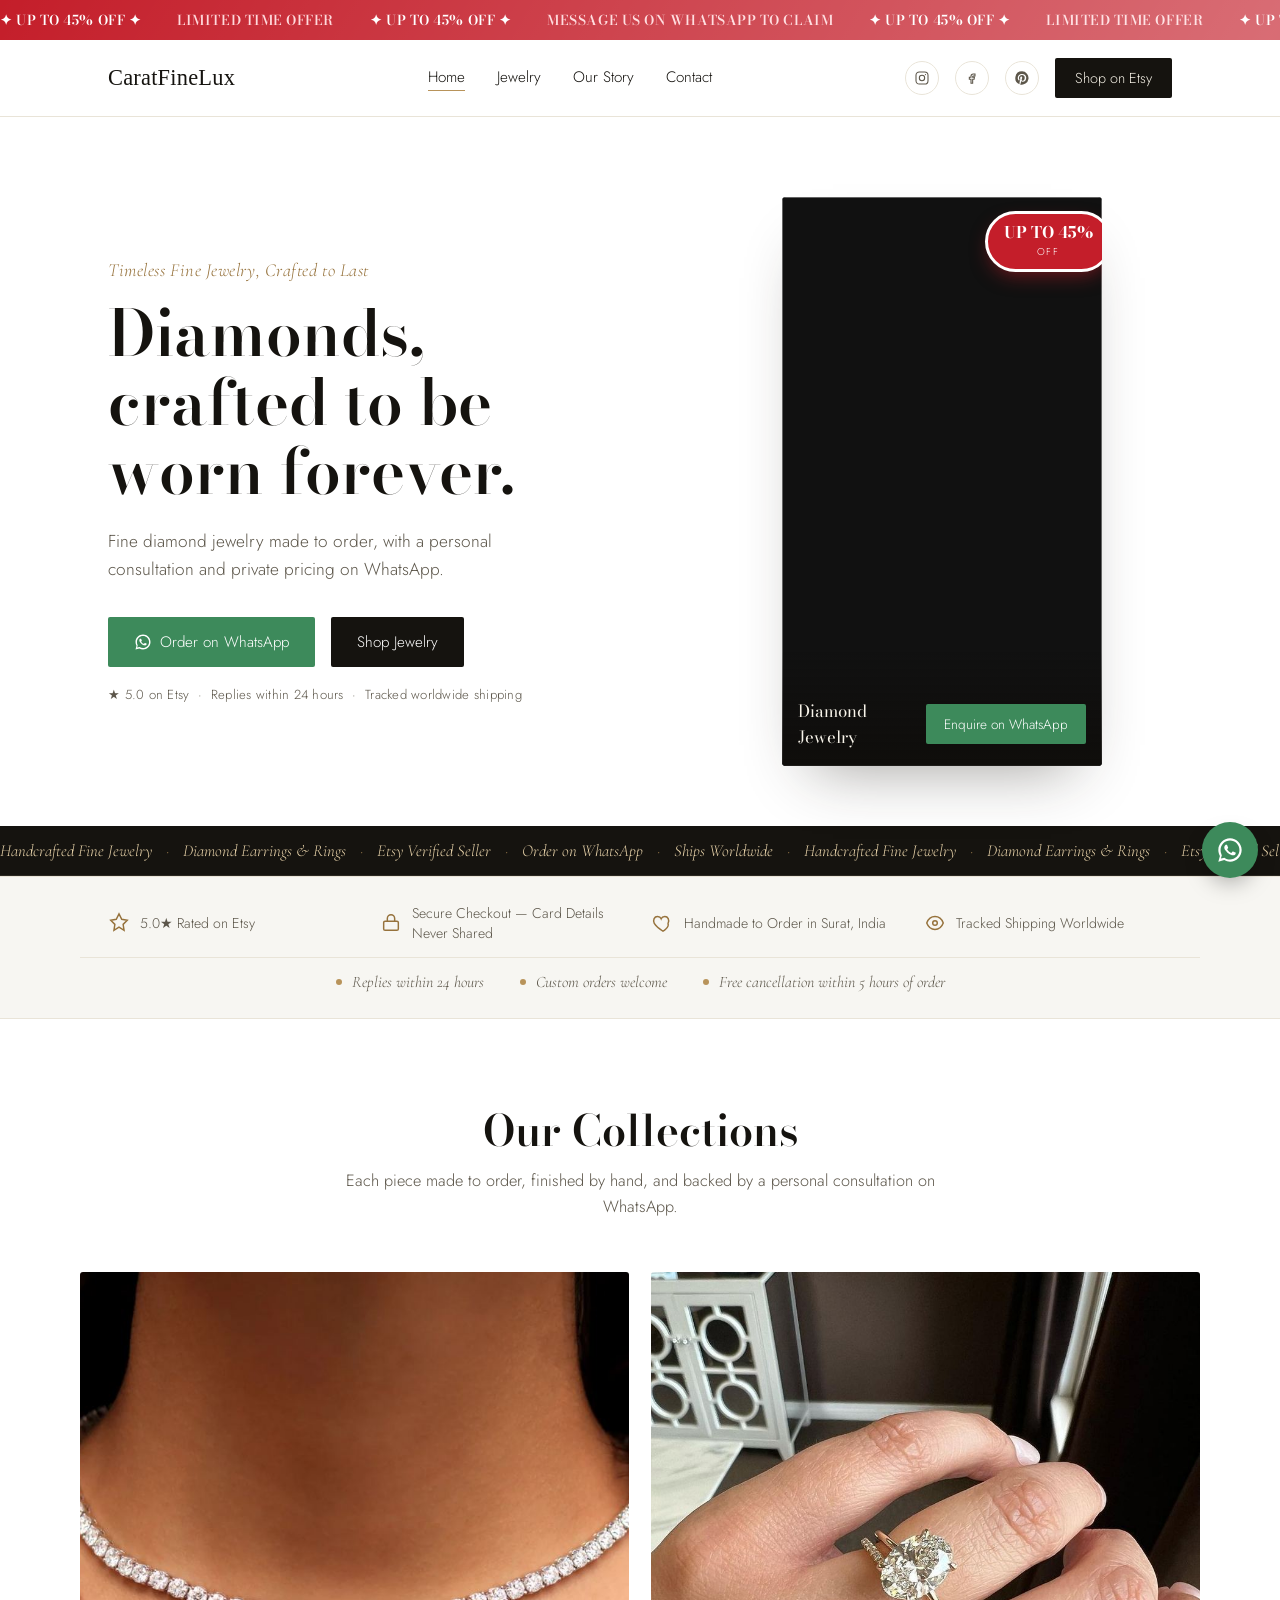
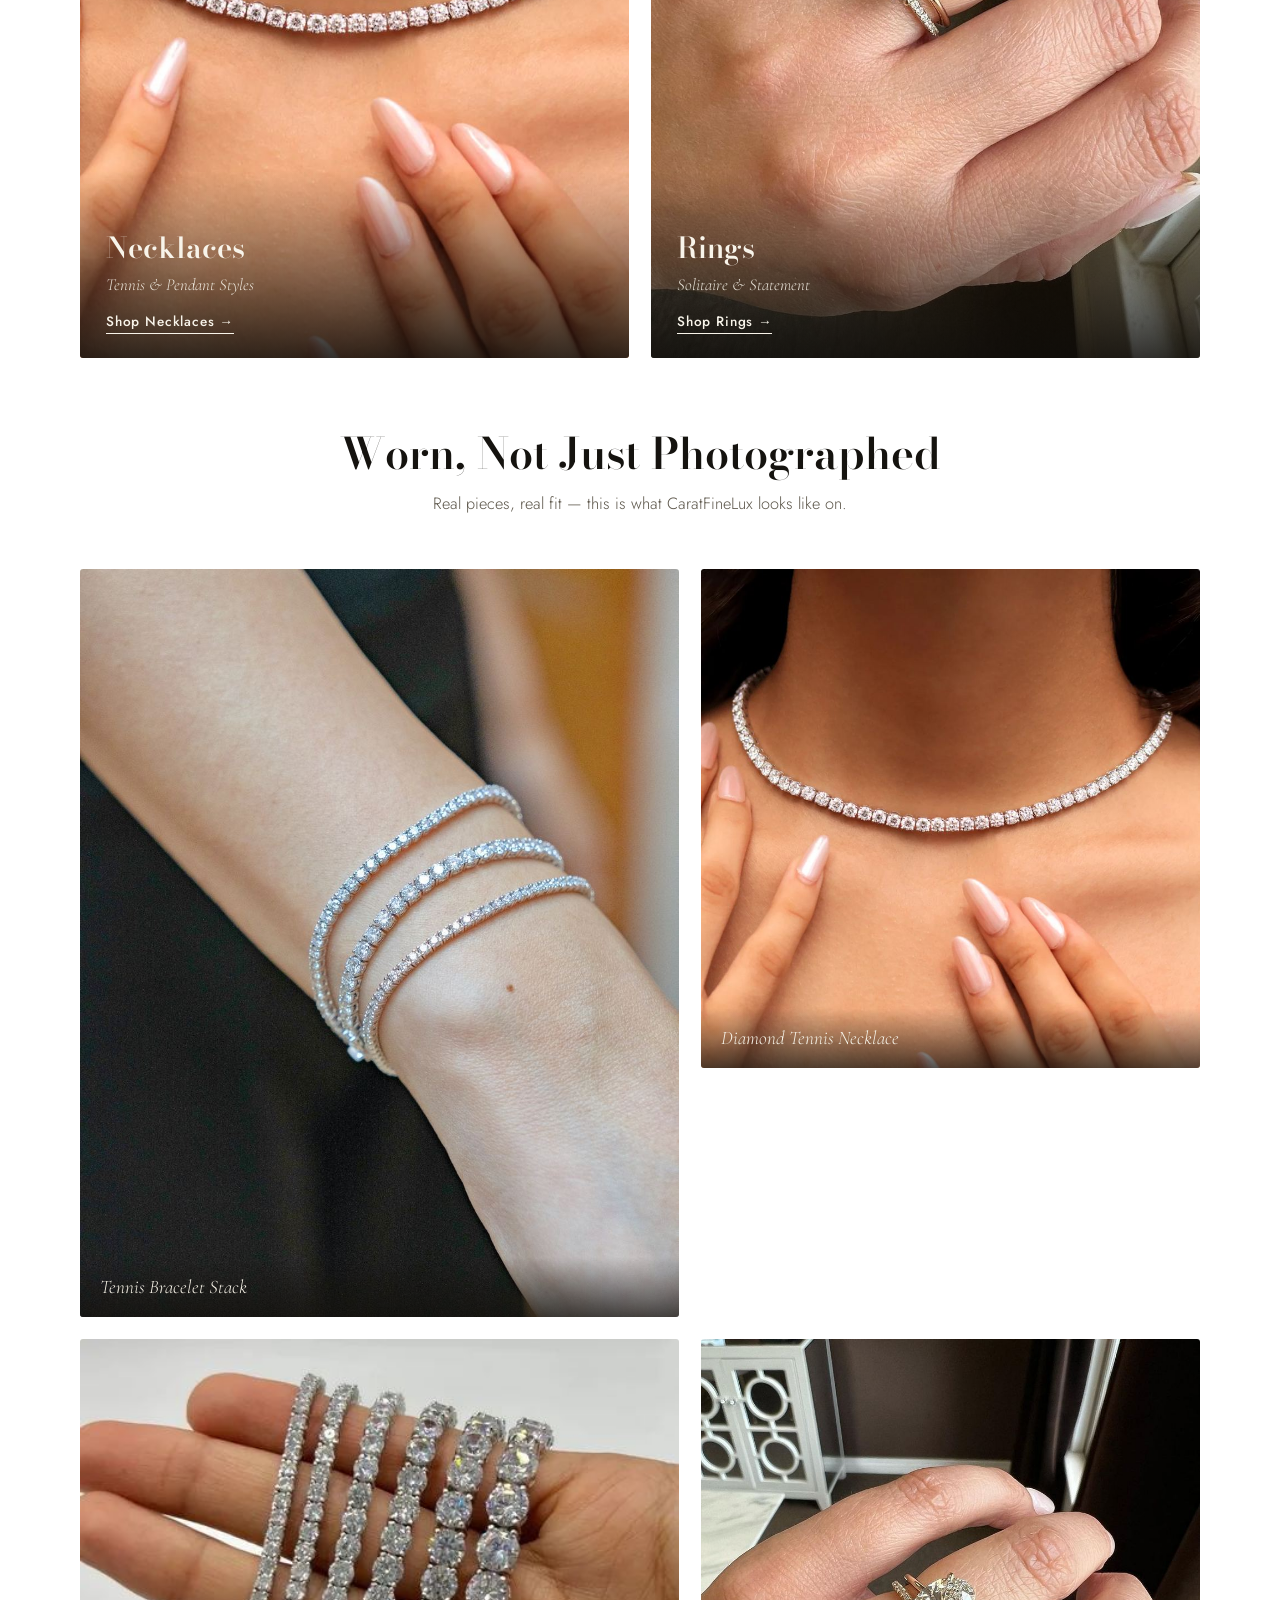
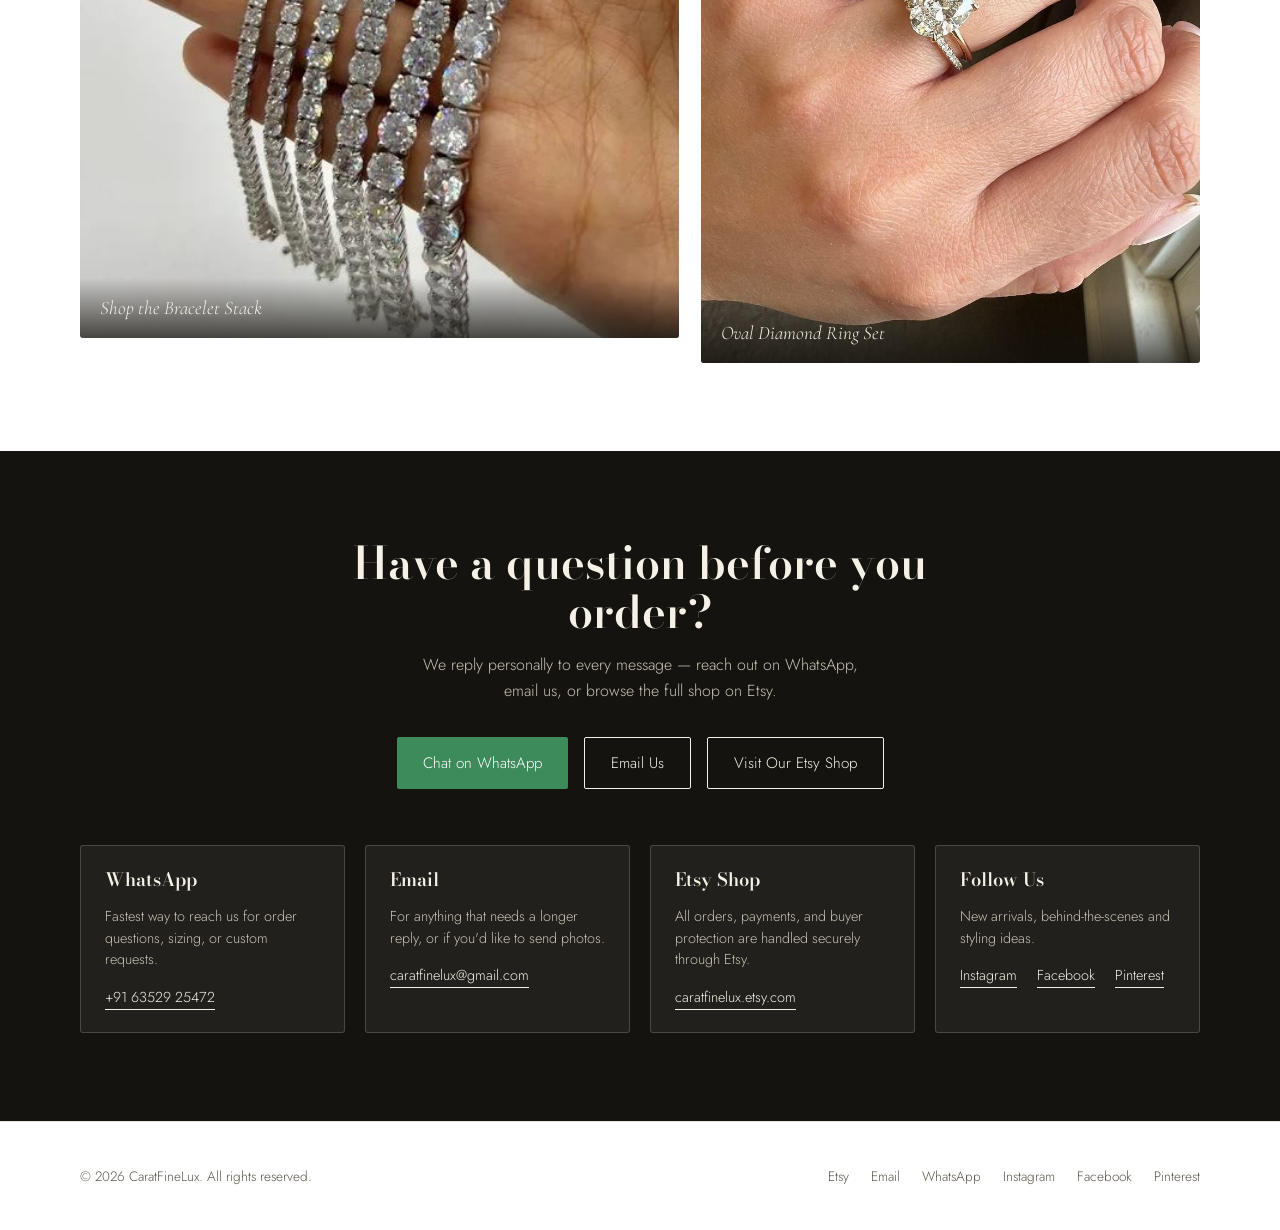
<file: index.html>
<!DOCTYPE html>
<html lang="en">
<head>
<meta charset="UTF-8">
<meta name="viewport" content="width=device-width, initial-scale=1, viewport-fit=cover">
<title>CaratFineLux — Timeless Fine Jewelry, Crafted to Last</title>
<link rel="icon" type="image/x-icon" href="favicon.ico">
<link rel="icon" type="image/png" sizes="32x32" href="images/favicon-32.png">
<link rel="apple-touch-icon" href="images/apple-touch-icon.png">
<link rel="preconnect" href="https://fonts.googleapis.com">
<link rel="preconnect" href="https://fonts.gstatic.com" crossorigin>
<link href="https://fonts.googleapis.com/css2?family=Cormorant+Garamond:ital,wght@0,400;0,500;0,600;1,500&family=Bodoni+Moda:ital,wght@0,500;0,600;0,700;1,500&family=Jost:wght@300;400;500;600&display=swap" rel="stylesheet">
<link rel="stylesheet" href="css/style.css">
</head>
<body>
<div class="promo-bar">
  <div class="promo-track">
    <span>✦ UP TO 45% OFF ✦</span><span>LIMITED TIME OFFER</span>
    <span>✦ UP TO 45% OFF ✦</span><span>MESSAGE US ON WHATSAPP TO CLAIM</span>
    <span>✦ UP TO 45% OFF ✦</span><span>LIMITED TIME OFFER</span>
    <span>✦ UP TO 45% OFF ✦</span><span>MESSAGE US ON WHATSAPP TO CLAIM</span>
  </div>
</div>


<header>
  <nav>
    <a class="logo" href="index.html">CaratFineLux</a>
    <div class="navlinks">
      <a href="index.html" class="active">Home</a>
      <a href="jewelry.html">Jewelry</a>
      <a href="about.html">Our Story</a>
      <a href="#contact">Contact</a>
    </div>
    <div class="nav-right">
      <a class="social-ico" href="https://www.instagram.com/caratfinelux?stkn=dzVjcndtOXNoZ2lj" target="_blank" rel="noopener" aria-label="Instagram">
        <svg viewBox="0 0 24 24" fill="none" stroke="currentColor" stroke-width="1.6"><rect x="3" y="3" width="18" height="18" rx="5"/><circle cx="12" cy="12" r="4"/><circle cx="17.2" cy="6.8" r="0.9" fill="currentColor" stroke="none"/></svg>
      </a>
      <a class="social-ico" href="https://www.facebook.com/profile.php?id=61591742500222" target="_blank" rel="noopener" aria-label="Facebook">
        <svg viewBox="0 0 24 24" fill="none" stroke="currentColor" stroke-width="1.6"><path d="M14 9h2.5V6h-2.6C11.7 6 10.5 7.3 10.5 9.5V11H8v3h2.5v6H13v-6h2.2l.4-3H13V9.7c0-.5.2-.7.7-.7z"/></svg>
      </a>
      <a class="social-ico" href="https://pin.it/4n2OHVr3S" target="_blank" rel="noopener" aria-label="Pinterest"><svg viewBox="0 0 24 24" fill="currentColor"><path d="M12 2a10 10 0 0 0-3.64 19.32c-.09-.79-.17-2 .03-2.86l1.16-4.9s-.3-.6-.3-1.47c0-1.38.8-2.4 1.8-2.4.85 0 1.26.64 1.26 1.4 0 .85-.54 2.13-.82 3.31-.24.99.5 1.8 1.47 1.8 1.77 0 3.13-1.87 3.13-4.56 0-2.38-1.71-4.05-4.16-4.05-2.83 0-4.5 2.12-4.5 4.32 0 .86.33 1.77.74 2.27.08.1.09.18.07.28l-.28 1.13c-.04.18-.14.22-.32.13-1.24-.58-2.02-2.4-2.02-3.86 0-3.14 2.28-6.03 6.58-6.03 3.45 0 6.14 2.46 6.14 5.75 0 3.43-2.16 6.19-5.16 6.19-1.01 0-1.96-.52-2.28-1.14l-.62 2.36c-.22.87-.83 1.96-1.24 2.62A10 10 0 1 0 12 2z"/></svg></a>
      <a class="navcta" href="https://caratfinelux.etsy.com" target="_blank" rel="noopener">Shop on Etsy</a>
    </div>
  </nav>
</header>

<section class="hero" id="top">
  <div>
    <div class="eyebrow hero-eyebrow">Timeless Fine Jewelry, Crafted to Last</div>
    <h1 class="hero-title">Diamonds, crafted to be worn forever.</h1>
    <p class="hero-copy">Fine diamond jewelry made to order, with a personal consultation and private pricing on WhatsApp.</p>
    <div class="hero-ctas hero-ctas-anim">
      <a class="btn btn-whatsapp" href="https://wa.me/916352925472?text=Hi%20Style%20Of%20Life%2C%20I%27d%20like%20to%20place%20an%20order." target="_blank" rel="noopener">
        <svg width="18" height="18" viewBox="0 0 24 24" fill="currentColor"><path d="M12.02 2C6.5 2 2 6.48 2 12c0 1.85.5 3.58 1.36 5.07L2 22l5.06-1.33A9.94 9.94 0 0 0 12.02 22C17.5 22 22 17.52 22 12S17.5 2 12.02 2zm0 18.1c-1.66 0-3.2-.48-4.5-1.32l-.32-.2-3 .79.8-2.92-.21-.3A8.07 8.07 0 0 1 3.94 12c0-4.45 3.63-8.07 8.08-8.07 4.45 0 8.07 3.62 8.07 8.07 0 4.45-3.62 8.1-8.07 8.1zm4.4-6.05c-.24-.12-1.43-.7-1.65-.79-.22-.08-.38-.12-.55.12-.16.24-.62.79-.76.95-.14.16-.28.18-.52.06-.24-.12-1.02-.38-1.94-1.2-.72-.64-1.2-1.43-1.34-1.67-.14-.24-.02-.37.1-.49.11-.11.24-.28.36-.42.12-.14.16-.24.24-.4.08-.16.04-.3-.02-.42-.06-.12-.55-1.33-.76-1.82-.2-.48-.4-.42-.55-.42-.14 0-.3-.02-.46-.02-.16 0-.42.06-.64.3-.22.24-.84.82-.84 2s.86 2.32.98 2.48c.12.16 1.7 2.6 4.12 3.64.58.25 1.03.4 1.38.51.58.18 1.11.16 1.53.1.47-.07 1.43-.58 1.63-1.15.2-.56.2-1.04.14-1.15-.06-.1-.22-.16-.46-.28z"/></svg>
        Order on WhatsApp
      </a>
      <a class="btn btn-primary" href="jewelry.html">Shop Jewelry</a>
    </div>
    <div class="hero-proof hero-ctas-anim">★ 5.0 on Etsy &nbsp;·&nbsp; Replies within 24 hours &nbsp;·&nbsp; Tracked worldwide shipping</div>
  </div>
  <div class="hero-art">
    <div class="hero-photo-frame hero-video" data-items='[["y", "cuOp4unF_NM", "Diamond Jewelry"], ["y", "xT1oAyhGNtQ", "Diamond Jewelry"], ["y", "GcMOnLb7YBA", "Diamond Jewelry"], ["y", "H7SAXOlnGYs", "Diamond Jewelry"]]' data-base="https://d1311wbk6unapo.cloudfront.net/NushopCatalogue/tr:q-50/67af2c8d04e5a9e2c709bbb8/cat_vid/" data-interval="7000">
      <div class="discount-badge"><span>UP TO 45%</span><small>OFF</small></div>
      <div class="sparkle-wrap">
        <span class="sparkle sp1"><svg viewBox="0 0 24 24" fill="currentColor"><path d="M12 0 L14 10 L24 12 L14 14 L12 24 L10 14 L0 12 L10 10 Z"/></svg></span>
        <span class="sparkle sp2"><svg viewBox="0 0 24 24" fill="currentColor"><path d="M12 0 L14 10 L24 12 L14 14 L12 24 L10 14 L0 12 L10 10 Z"/></svg></span>
        <span class="sparkle sp3"><svg viewBox="0 0 24 24" fill="currentColor"><path d="M12 0 L14 10 L24 12 L14 14 L12 24 L10 14 L0 12 L10 10 Z"/></svg></span>
        <span class="sparkle sp4"><svg viewBox="0 0 24 24" fill="currentColor"><path d="M12 0 L14 10 L24 12 L14 14 L12 24 L10 14 L0 12 L10 10 Z"/></svg></span>
      </div>
      <div class="hslot on"><iframe title="CaratFineLux video" allow="autoplay; encrypted-media; picture-in-picture" tabindex="-1"></iframe><video muted playsinline loop preload="auto"></video></div>
      <div class="hslot"><iframe title="CaratFineLux video" allow="autoplay; encrypted-media; picture-in-picture" tabindex="-1"></iframe><video muted playsinline loop preload="auto"></video></div>
      <div class="hero-cap"><span id="heroLabel">Diamond Jewelry</span><a id="heroCta" class="btn btn-whatsapp btn-sm" href="https://wa.me/916352925472" target="_blank" rel="noopener">Enquire on WhatsApp</a></div>
    </div>
  </div>
</section>

<div class="marquee-band">
  <div class="marquee-track">
    <span>Handcrafted Fine Jewelry</span><span class="dot">·</span>
    <span>Diamond Earrings &amp; Rings</span><span class="dot">·</span>
    <span>Etsy Verified Seller</span><span class="dot">·</span>
    <span>Order on WhatsApp</span><span class="dot">·</span>
    <span>Ships Worldwide</span><span class="dot">·</span>
    <span>Handcrafted Fine Jewelry</span><span class="dot">·</span>
    <span>Diamond Earrings &amp; Rings</span><span class="dot">·</span>
    <span>Etsy Verified Seller</span><span class="dot">·</span>
    <span>Order on WhatsApp</span><span class="dot">·</span>
    <span>Ships Worldwide</span><span class="dot">·</span>
  </div>
</div>

<div class="trust">
  <div class="trust-row">
    <div class="trust-item">
      <svg viewBox="0 0 24 24" fill="none" stroke="currentColor" stroke-width="1.6"><path d="M12 2l3 6 6 1-4.5 4.5L17.5 20 12 16.5 6.5 20l1-6.5L3 9l6-1z"/></svg>
      5.0★ Rated on Etsy
    </div>
    <div class="trust-item">
      <svg viewBox="0 0 24 24" fill="none" stroke="currentColor" stroke-width="1.6"><rect x="4" y="10" width="16" height="10" rx="1.5"/><path d="M8 10V7a4 4 0 0 1 8 0v3"/></svg>
      Secure Checkout — Card Details Never Shared
    </div>
    <div class="trust-item">
      <svg viewBox="0 0 24 24" fill="none" stroke="currentColor" stroke-width="1.6"><path d="M12 21s-7-4.35-9.5-8.5C.7 8.5 2.6 5 6 5c2 0 3.5 1.2 4 2.4C10.5 6.2 12 5 14 5c3.4 0 5.3 3.5 3.5 7.5C19 16.65 12 21 12 21z"/></svg>
      Handmade to Order in Surat, India
    </div>
    <div class="trust-item">
      <svg viewBox="0 0 24 24" fill="none" stroke="currentColor" stroke-width="1.6"><path d="M3 12c1.5-4 4.5-7 9-7s7.5 3 9 7c-1.5 4-4.5 7-9 7s-7.5-3-9-7z"/><circle cx="12" cy="12" r="2.5"/></svg>
      Tracked Shipping Worldwide
    </div>
  </div>
  <div class="trust-row trust-row-2">
    <div class="trust-item"><span class="trust-dot"></span>Replies within 24 hours</div>
    <div class="trust-item"><span class="trust-dot"></span>Custom orders welcome</div>
    <div class="trust-item"><span class="trust-dot"></span>Free cancellation within 5 hours of order</div>
  </div>
</div>

<section class="section" style="padding-bottom:0;">
  <div class="section-head reveal">
    <h2>Our Collections</h2>
    <p>Each piece made to order, finished by hand, and backed by a personal consultation on WhatsApp.</p>
  </div>
  <div class="cat-tiles reveal-stagger">
    <a class="cat-tile" href="jewelry.html#necklaces">
      <img src="images/necklace.jpg" alt="Diamond tennis necklace close-up">
      <div class="cat-tile-cap"><span>Necklaces</span><em>Tennis &amp; Pendant Styles</em><b>Shop Necklaces →</b></div>
    </a>
    <a class="cat-tile" href="jewelry.html#rings">
      <img src="images/ring_oval.jpg" alt="Oval diamond ring on a hand">
      <div class="cat-tile-cap"><span>Rings</span><em>Solitaire &amp; Statement</em><b>Shop Rings →</b></div>
    </a>
  </div>
</section>

<section class="section" style="padding-top:0;">
  <div class="section-head reveal">
    <h2>Worn, Not Just Photographed</h2>
    <p>Real pieces, real fit — this is what CaratFineLux looks like on.</p>
  </div>
  <div class="gallery reveal-stagger">
    <div class="gallery-item tall">
      <img src="images/bracelet.jpg" alt="Close-up of diamond tennis bracelets stacked on a wrist">
      <div class="gallery-cap">Tennis Bracelet Stack</div>
    </div>
    <div class="gallery-item wide">
      <img src="images/necklace.jpg" alt="Close-up of a diamond tennis necklace on the collarbone">
      <div class="gallery-cap">Diamond Tennis Necklace</div>
    </div>
    <div class="gallery-item wide">
      <img src="images/bracelet_fan.jpg" alt="A hand holding several diamond tennis bracelets fanned out">
      <div class="gallery-cap">Shop the Bracelet Stack</div>
    </div>
    <div class="gallery-item tall">
      <img src="images/ring_oval.jpg" alt="Close-up of an oval cut diamond engagement ring">
      <div class="gallery-cap">Oval Diamond Ring Set</div>
    </div>
  </div>
</section>

<section class="cta-band" id="contact">
  <h2>Have a question before you order?</h2>
  <p>We reply personally to every message — reach out on WhatsApp, email us, or browse the full shop on Etsy.</p>
  <div class="cta-buttons">
    <a class="btn btn-whatsapp" href="https://wa.me/916352925472" target="_blank" rel="noopener">Chat on WhatsApp</a>
    <a class="btn btn-outline" href="mailto:caratfinelux@gmail.com">Email Us</a>
    <a class="btn btn-outline" href="https://caratfinelux.etsy.com" target="_blank" rel="noopener">Visit Our Etsy Shop</a>
  </div>

  <div class="contact-grid">
    <div class="contact-card">
      <h3>WhatsApp</h3>
      <p>Fastest way to reach us for order questions, sizing, or custom requests.</p>
      <a href="https://wa.me/916352925472" target="_blank" rel="noopener">+91 63529 25472</a>
    </div>
    <div class="contact-card">
      <h3>Email</h3>
      <p>For anything that needs a longer reply, or if you'd like to send photos.</p>
      <a href="mailto:caratfinelux@gmail.com">caratfinelux@gmail.com</a>
    </div>
    <div class="contact-card">
      <h3>Etsy Shop</h3>
      <p>All orders, payments, and buyer protection are handled securely through Etsy.</p>
      <a href="https://caratfinelux.etsy.com" target="_blank" rel="noopener">caratfinelux.etsy.com</a>
    </div>
    <div class="contact-card">
      <h3>Follow Us</h3>
      <p>New arrivals, behind-the-scenes and styling ideas.</p>
      <a href="https://www.instagram.com/caratfinelux?stkn=dzVjcndtOXNoZ2lj" target="_blank" rel="noopener">Instagram</a>
      &nbsp;&nbsp;
      <a href="https://www.facebook.com/profile.php?id=61591742500222" target="_blank" rel="noopener">Facebook</a>
      &nbsp;&nbsp;
      <a href="https://pin.it/4n2OHVr3S" target="_blank" rel="noopener">Pinterest</a>
    </div>
  </div>
</section>

<footer>
  <div class="foot-row">
    <div class="foot-brand">© 2026 CaratFineLux. All rights reserved.</div>
    <div class="foot-links">
      <a href="https://caratfinelux.etsy.com" target="_blank" rel="noopener">Etsy</a>
      <a href="mailto:caratfinelux@gmail.com">Email</a>
      <a href="https://wa.me/916352925472" target="_blank" rel="noopener">WhatsApp</a>
      <a href="https://www.instagram.com/caratfinelux?stkn=dzVjcndtOXNoZ2lj" target="_blank" rel="noopener">Instagram</a>
      <a href="https://www.facebook.com/profile.php?id=61591742500222" target="_blank" rel="noopener">Facebook</a>
      <a href="https://pin.it/4n2OHVr3S" target="_blank" rel="noopener">Pinterest</a>
    </div>
  </div>
</footer>

<a class="float-wa" href="https://wa.me/916352925472" target="_blank" rel="noopener" aria-label="Chat on WhatsApp">
  <svg viewBox="0 0 24 24" fill="currentColor"><path d="M12.02 2C6.5 2 2 6.48 2 12c0 1.85.5 3.58 1.36 5.07L2 22l5.06-1.33A9.94 9.94 0 0 0 12.02 22C17.5 22 22 17.52 22 12S17.5 2 12.02 2zm0 18.1c-1.66 0-3.2-.48-4.5-1.32l-.32-.2-3 .79.8-2.92-.21-.3A8.07 8.07 0 0 1 3.94 12c0-4.45 3.63-8.07 8.08-8.07 4.45 0 8.07 3.62 8.07 8.07 0 4.45-3.62 8.1-8.07 8.1zm4.4-6.05c-.24-.12-1.43-.7-1.65-.79-.22-.08-.38-.12-.55.12-.16.24-.62.79-.76.95-.14.16-.28.18-.52.06-.24-.12-1.02-.38-1.94-1.2-.72-.64-1.2-1.43-1.34-1.67-.14-.24-.02-.37.1-.49.11-.11.24-.28.36-.42.12-.14.16-.24.24-.4.08-.16.04-.3-.02-.42-.06-.12-.55-1.33-.76-1.82-.2-.48-.4-.42-.55-.42-.14 0-.3-.02-.46-.02-.16 0-.42.06-.64.3-.22.24-.84.82-.84 2s.86 2.32.98 2.48c.12.16 1.7 2.6 4.12 3.64.58.25 1.03.4 1.38.51.58.18 1.11.16 1.53.1.47-.07 1.43-.58 1.63-1.15.2-.56.2-1.04.14-1.15-.06-.1-.22-.16-.46-.28z"/></svg>
</a>
<div class="mobile-bar">
  <a class="mb-wa" href="https://wa.me/916352925472?text=Hi%20Style%20Of%20Life%2C%20I%27d%20like%20to%20place%20an%20order." target="_blank" rel="noopener">Order on WhatsApp</a>
  <a class="mb-etsy" href="https://caratfinelux.etsy.com" target="_blank" rel="noopener">Shop on Etsy</a>
</div>

<script src="js/main.js"></script>
</body>
</html>
</file>
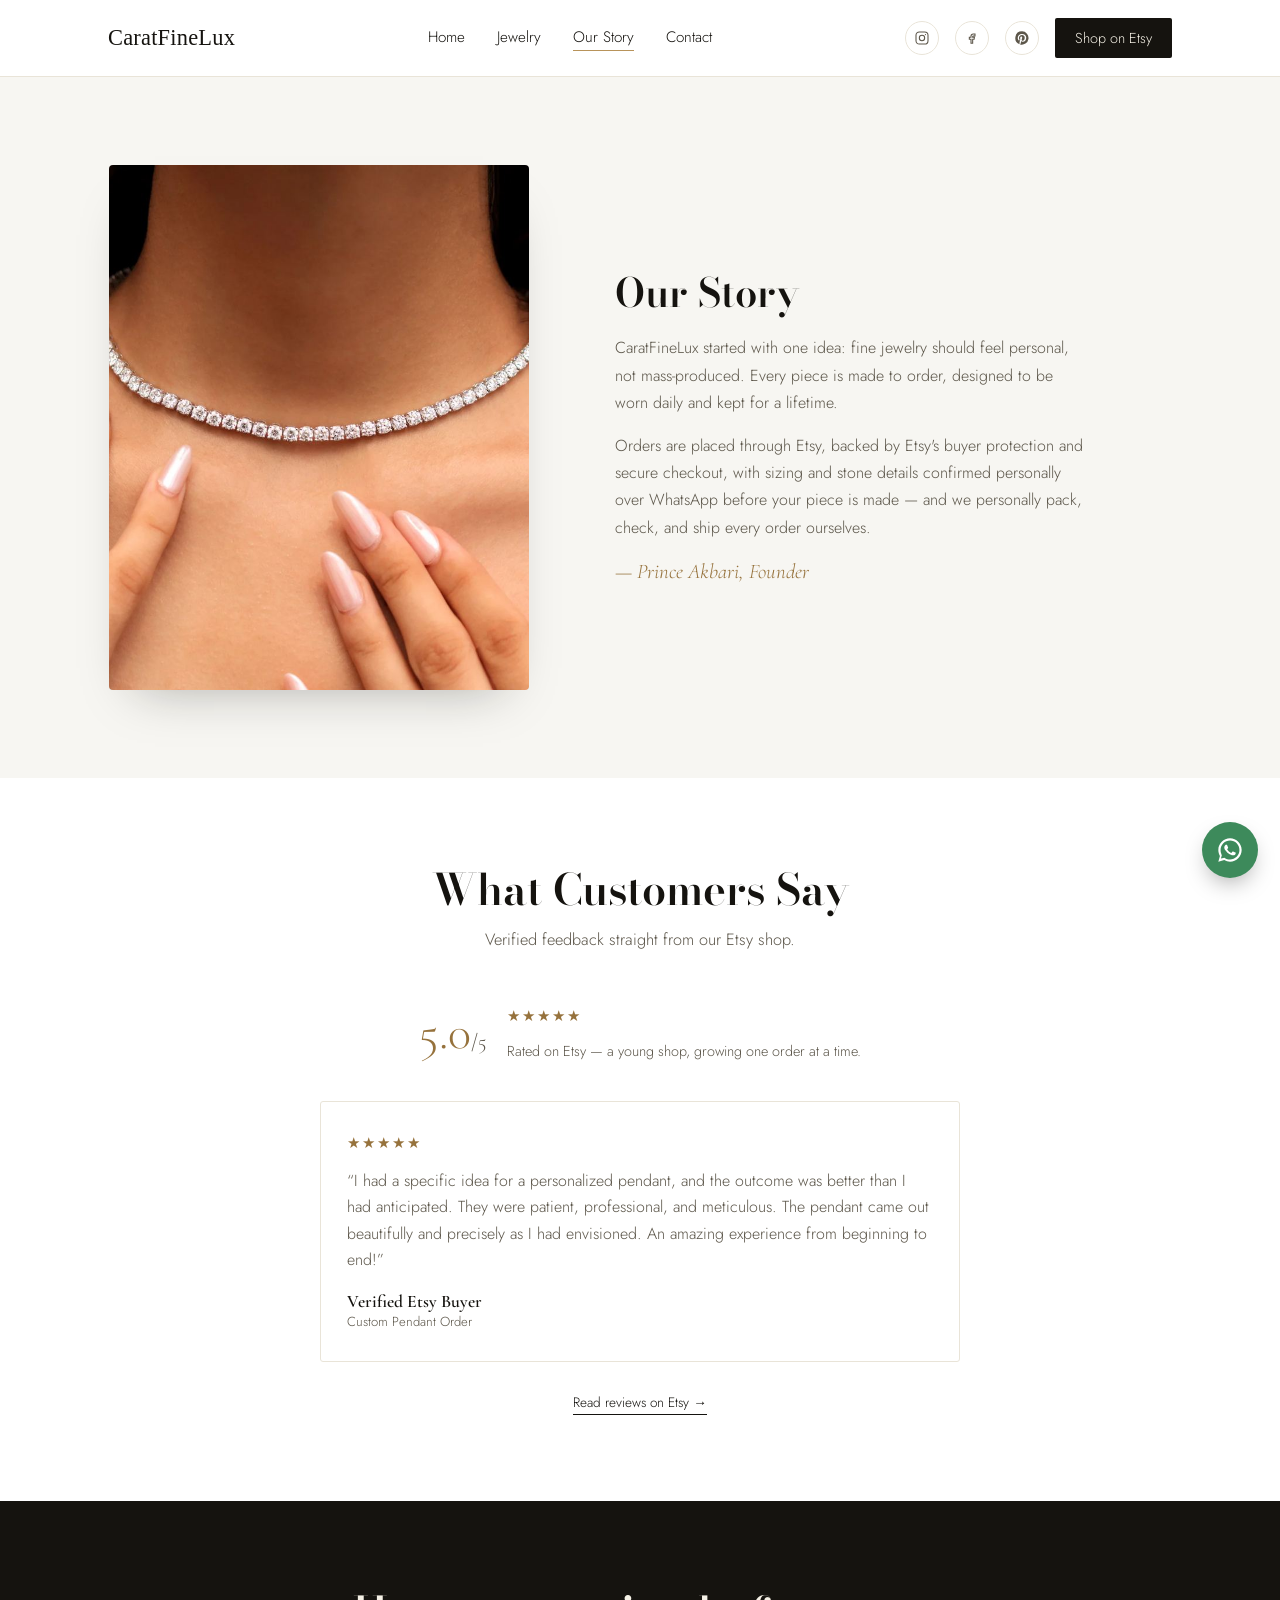
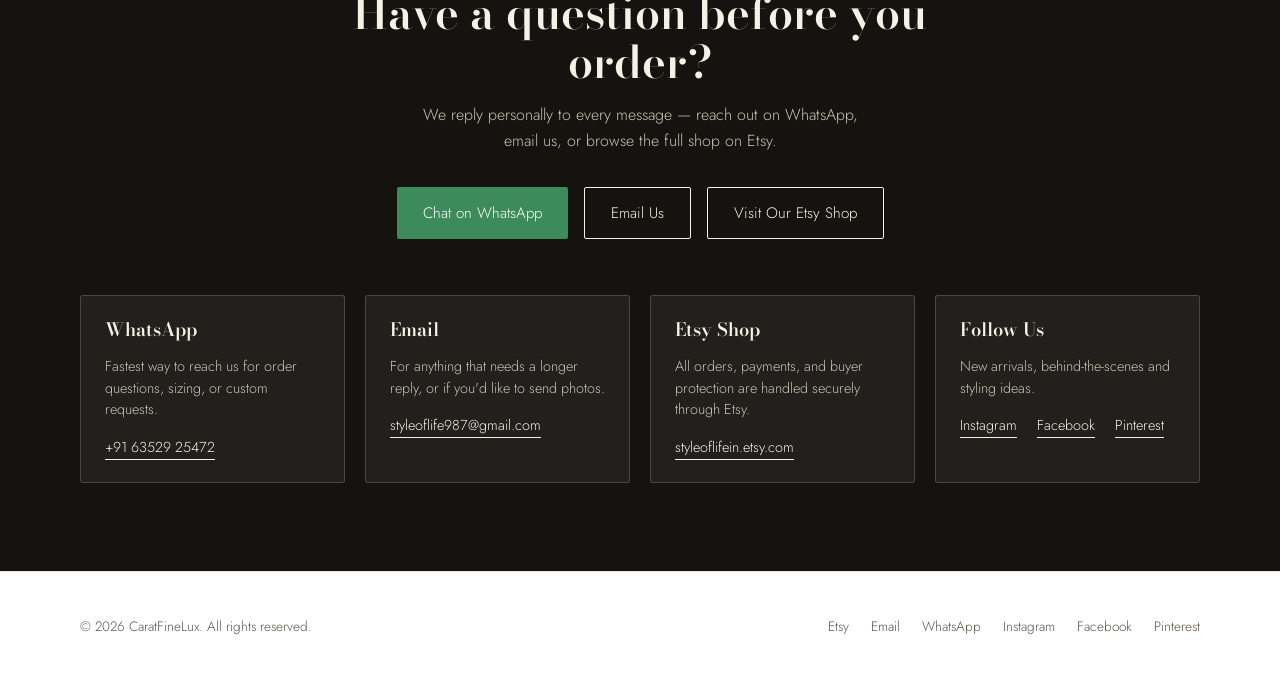
<file: about.html>
<!DOCTYPE html>
<html lang="en">
<head>
<meta charset="UTF-8">
<meta name="viewport" content="width=device-width, initial-scale=1, viewport-fit=cover">
<title>Our Story &amp; Reviews — CaratFineLux</title>
<link rel="icon" type="image/x-icon" href="favicon.ico">
<link rel="icon" type="image/png" sizes="32x32" href="images/favicon-32.png">
<link rel="apple-touch-icon" href="images/apple-touch-icon.png">
<link rel="preconnect" href="https://fonts.googleapis.com">
<link rel="preconnect" href="https://fonts.gstatic.com" crossorigin>
<link href="https://fonts.googleapis.com/css2?family=Cormorant+Garamond:ital,wght@0,400;0,500;0,600;1,500&family=Bodoni+Moda:ital,wght@0,500;0,600;0,700;1,500&family=Jost:wght@300;400;500;600&display=swap" rel="stylesheet">
<link rel="stylesheet" href="css/style.css">
</head>
<body>

<header>
  <nav>
    <a class="logo" href="index.html">CaratFineLux</a>
    <div class="navlinks">
      <a href="index.html">Home</a>
      <a href="jewelry.html">Jewelry</a>
      <a href="about.html" class="active">Our Story</a>
      <a href="#contact">Contact</a>
    </div>
    <div class="nav-right">
      <a class="social-ico" href="https://www.instagram.com/styleoflife.in?stkn=MXI3N2FtYzFzNDRqZg==" target="_blank" rel="noopener" aria-label="Instagram">
        <svg viewBox="0 0 24 24" fill="none" stroke="currentColor" stroke-width="1.6"><rect x="3" y="3" width="18" height="18" rx="5"/><circle cx="12" cy="12" r="4"/><circle cx="17.2" cy="6.8" r="0.9" fill="currentColor" stroke="none"/></svg>
      </a>
      <a class="social-ico" href="https://www.facebook.com/profile.php?id=61591742500222" target="_blank" rel="noopener" aria-label="Facebook">
        <svg viewBox="0 0 24 24" fill="none" stroke="currentColor" stroke-width="1.6"><path d="M14 9h2.5V6h-2.6C11.7 6 10.5 7.3 10.5 9.5V11H8v3h2.5v6H13v-6h2.2l.4-3H13V9.7c0-.5.2-.7.7-.7z"/></svg>
      </a>
      <a class="social-ico" href="https://pin.it/4n2OHVr3S" target="_blank" rel="noopener" aria-label="Pinterest"><svg viewBox="0 0 24 24" fill="currentColor"><path d="M12 2a10 10 0 0 0-3.64 19.32c-.09-.79-.17-2 .03-2.86l1.16-4.9s-.3-.6-.3-1.47c0-1.38.8-2.4 1.8-2.4.85 0 1.26.64 1.26 1.4 0 .85-.54 2.13-.82 3.31-.24.99.5 1.8 1.47 1.8 1.77 0 3.13-1.87 3.13-4.56 0-2.38-1.71-4.05-4.16-4.05-2.83 0-4.5 2.12-4.5 4.32 0 .86.33 1.77.74 2.27.08.1.09.18.07.28l-.28 1.13c-.04.18-.14.22-.32.13-1.24-.58-2.02-2.4-2.02-3.86 0-3.14 2.28-6.03 6.58-6.03 3.45 0 6.14 2.46 6.14 5.75 0 3.43-2.16 6.19-5.16 6.19-1.01 0-1.96-.52-2.28-1.14l-.62 2.36c-.22.87-.83 1.96-1.24 2.62A10 10 0 1 0 12 2z"/></svg></a>
      <a class="navcta" href="https://styleoflifein.etsy.com" target="_blank" rel="noopener">Shop on Etsy</a>
    </div>
  </nav>
</header>

<section class="section" id="about" style="background:var(--ivory-2);">
  <div class="split reveal">
    <div class="split-art-photo">
      <img src="images/necklace.jpg" alt="Close-up of a diamond tennis necklace, handcrafted by CaratFineLux">
    </div>
    <div>
      <h2>Our Story</h2>
      <p>CaratFineLux started with one idea: fine jewelry should feel personal, not mass-produced. Every piece is made to order, designed to be worn daily and kept for a lifetime.</p>
      <p>Orders are placed through Etsy, backed by Etsy's buyer protection and secure checkout, with sizing and stone details confirmed personally over WhatsApp before your piece is made — and we personally pack, check, and ship every order ourselves.</p>
      <div class="signature">— Prince Akbari, Founder</div>
    </div>
  </div>
</section>

<section class="section" id="reviews">
  <div class="section-head reveal">
    <h2>What Customers Say</h2>
    <p>Verified feedback straight from our Etsy shop.</p>
  </div>
  <div class="review-summary reveal">
    <div class="review-score">5.0<span>/5</span></div>
    <div>
      <div class="stars">★★★★★</div>
      <div class="review-sub">Rated on Etsy — a young shop, growing one order at a time.</div>
    </div>
  </div>
  <div class="tgrid reveal-stagger" style="max-width:640px;">
    <div class="tcard" style="grid-column:1/-1;">
      <div class="stars">★★★★★</div>
      <p>“I had a specific idea for a personalized pendant, and the outcome was better than I had anticipated. They were patient, professional, and meticulous. The pendant came out beautifully and precisely as I had envisioned. An amazing experience from beginning to end!”</p>
      <div class="tname">Verified Etsy Buyer</div>
      <div class="tloc">Custom Pendant Order</div>
    </div>
  </div>
  <div class="review-cta">
    <a class="card-link" href="https://styleoflifein.etsy.com" target="_blank" rel="noopener">Read reviews on Etsy →</a>
  </div>
</section>

<section class="cta-band" id="contact">
  <h2>Have a question before you order?</h2>
  <p>We reply personally to every message — reach out on WhatsApp, email us, or browse the full shop on Etsy.</p>
  <div class="cta-buttons">
    <a class="btn btn-whatsapp" href="https://wa.me/916352925472" target="_blank" rel="noopener">Chat on WhatsApp</a>
    <a class="btn btn-outline" href="mailto:styleoflife987@gmail.com">Email Us</a>
    <a class="btn btn-outline" href="https://styleoflifein.etsy.com" target="_blank" rel="noopener">Visit Our Etsy Shop</a>
  </div>

  <div class="contact-grid">
    <div class="contact-card">
      <h3>WhatsApp</h3>
      <p>Fastest way to reach us for order questions, sizing, or custom requests.</p>
      <a href="https://wa.me/916352925472" target="_blank" rel="noopener">+91 63529 25472</a>
    </div>
    <div class="contact-card">
      <h3>Email</h3>
      <p>For anything that needs a longer reply, or if you'd like to send photos.</p>
      <a href="mailto:styleoflife987@gmail.com">styleoflife987@gmail.com</a>
    </div>
    <div class="contact-card">
      <h3>Etsy Shop</h3>
      <p>All orders, payments, and buyer protection are handled securely through Etsy.</p>
      <a href="https://styleoflifein.etsy.com" target="_blank" rel="noopener">styleoflifein.etsy.com</a>
    </div>
    <div class="contact-card">
      <h3>Follow Us</h3>
      <p>New arrivals, behind-the-scenes and styling ideas.</p>
      <a href="https://www.instagram.com/styleoflife.in?stkn=MXI3N2FtYzFzNDRqZg==" target="_blank" rel="noopener">Instagram</a>
      &nbsp;&nbsp;
      <a href="https://www.facebook.com/profile.php?id=61591742500222" target="_blank" rel="noopener">Facebook</a>
      &nbsp;&nbsp;
      <a href="https://pin.it/4n2OHVr3S" target="_blank" rel="noopener">Pinterest</a>
    </div>
  </div>
</section>

<footer>
  <div class="foot-row">
    <div class="foot-brand">© 2026 CaratFineLux. All rights reserved.</div>
    <div class="foot-links">
      <a href="https://styleoflifein.etsy.com" target="_blank" rel="noopener">Etsy</a>
      <a href="mailto:styleoflife987@gmail.com">Email</a>
      <a href="https://wa.me/916352925472" target="_blank" rel="noopener">WhatsApp</a>
      <a href="https://www.instagram.com/styleoflife.in?stkn=MXI3N2FtYzFzNDRqZg==" target="_blank" rel="noopener">Instagram</a>
      <a href="https://www.facebook.com/profile.php?id=61591742500222" target="_blank" rel="noopener">Facebook</a>
      <a href="https://pin.it/4n2OHVr3S" target="_blank" rel="noopener">Pinterest</a>
    </div>
  </div>
</footer>

<a class="float-wa" href="https://wa.me/916352925472" target="_blank" rel="noopener" aria-label="Chat on WhatsApp">
  <svg viewBox="0 0 24 24" fill="currentColor"><path d="M12.02 2C6.5 2 2 6.48 2 12c0 1.85.5 3.58 1.36 5.07L2 22l5.06-1.33A9.94 9.94 0 0 0 12.02 22C17.5 22 22 17.52 22 12S17.5 2 12.02 2zm0 18.1c-1.66 0-3.2-.48-4.5-1.32l-.32-.2-3 .79.8-2.92-.21-.3A8.07 8.07 0 0 1 3.94 12c0-4.45 3.63-8.07 8.08-8.07 4.45 0 8.07 3.62 8.07 8.07 0 4.45-3.62 8.1-8.07 8.1zm4.4-6.05c-.24-.12-1.43-.7-1.65-.79-.22-.08-.38-.12-.55.12-.16.24-.62.79-.76.95-.14.16-.28.18-.52.06-.24-.12-1.02-.38-1.94-1.2-.72-.64-1.2-1.43-1.34-1.67-.14-.24-.02-.37.1-.49.11-.11.24-.28.36-.42.12-.14.16-.24.24-.4.08-.16.04-.3-.02-.42-.06-.12-.55-1.33-.76-1.82-.2-.48-.4-.42-.55-.42-.14 0-.3-.02-.46-.02-.16 0-.42.06-.64.3-.22.24-.84.82-.84 2s.86 2.32.98 2.48c.12.16 1.7 2.6 4.12 3.64.58.25 1.03.4 1.38.51.58.18 1.11.16 1.53.1.47-.07 1.43-.58 1.63-1.15.2-.56.2-1.04.14-1.15-.06-.1-.22-.16-.46-.28z"/></svg>
</a>
<div class="mobile-bar">
  <a class="mb-wa" href="https://wa.me/916352925472?text=Hi%20Style%20Of%20Life%2C%20I%27d%20like%20to%20place%20an%20order." target="_blank" rel="noopener">Order on WhatsApp</a>
  <a class="mb-etsy" href="https://styleoflifein.etsy.com" target="_blank" rel="noopener">Shop on Etsy</a>
</div>

<script src="js/main.js"></script>
</body>
</html>
</file>
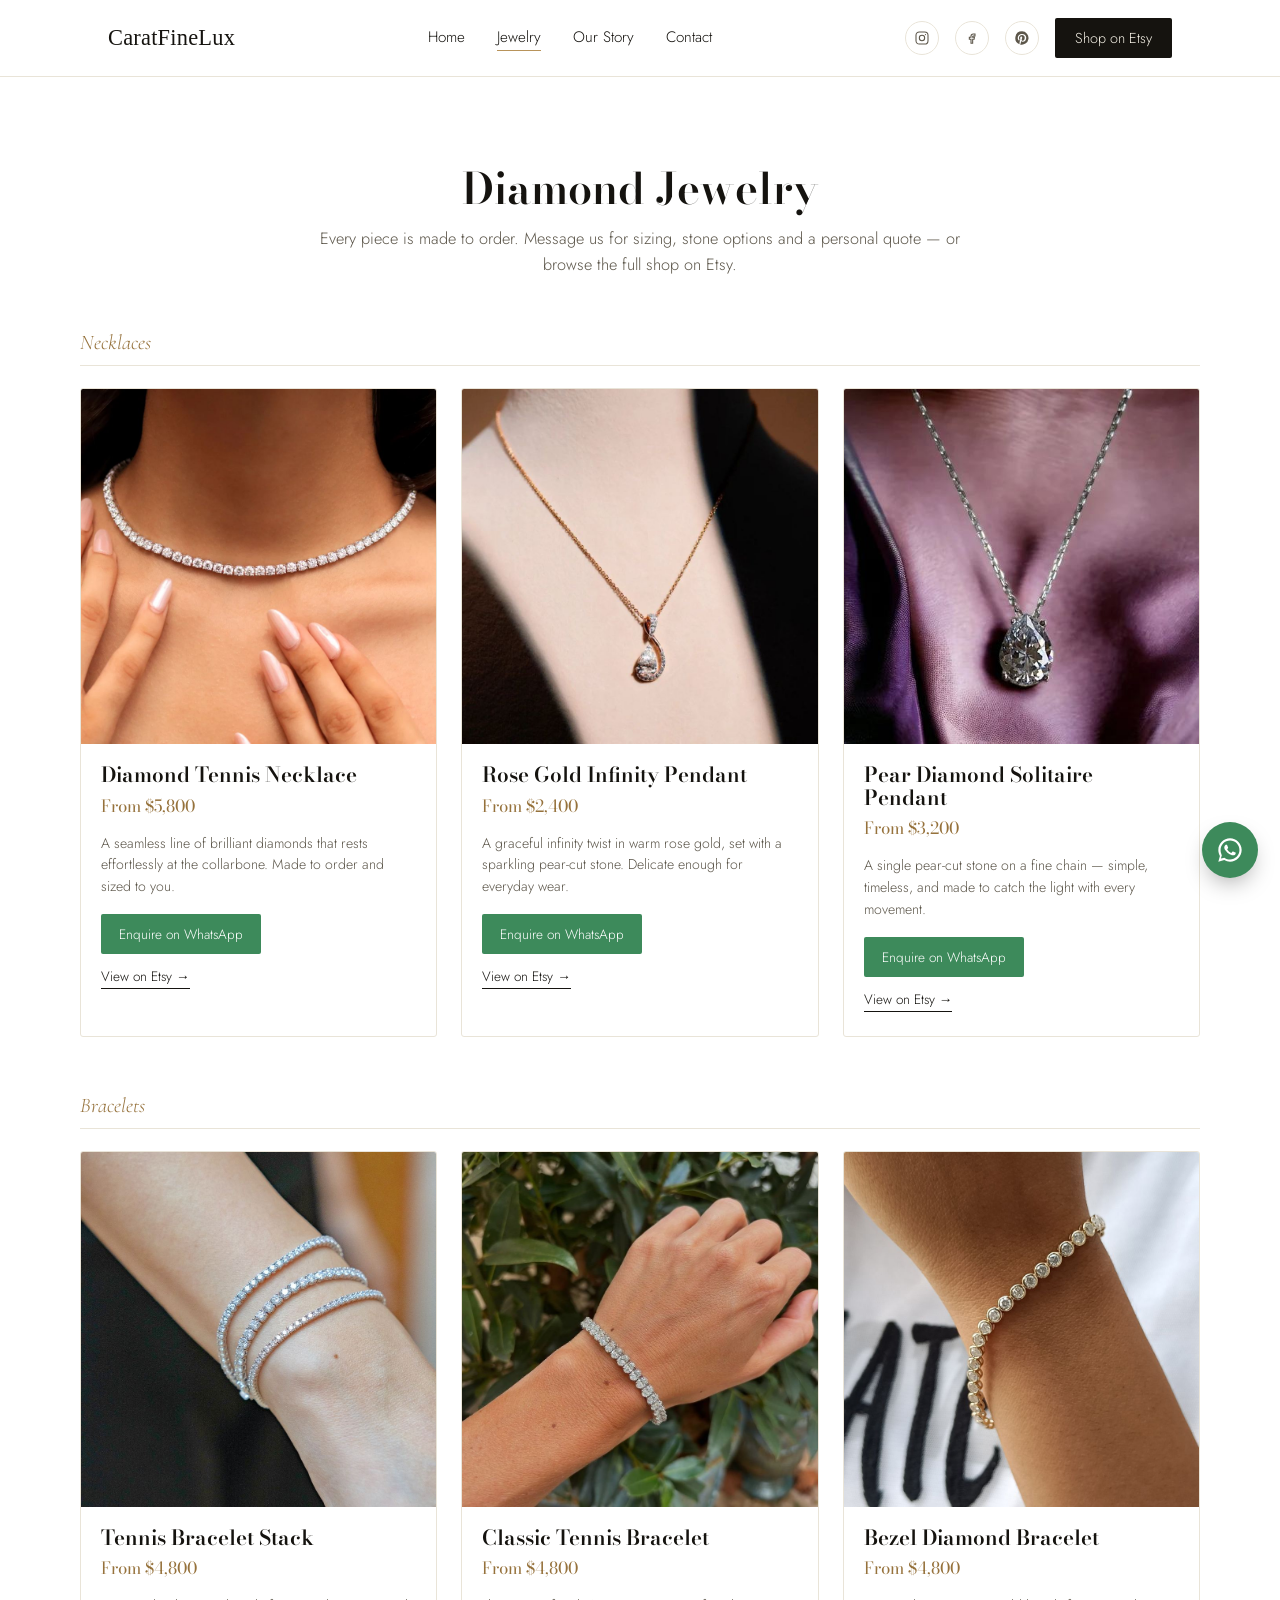
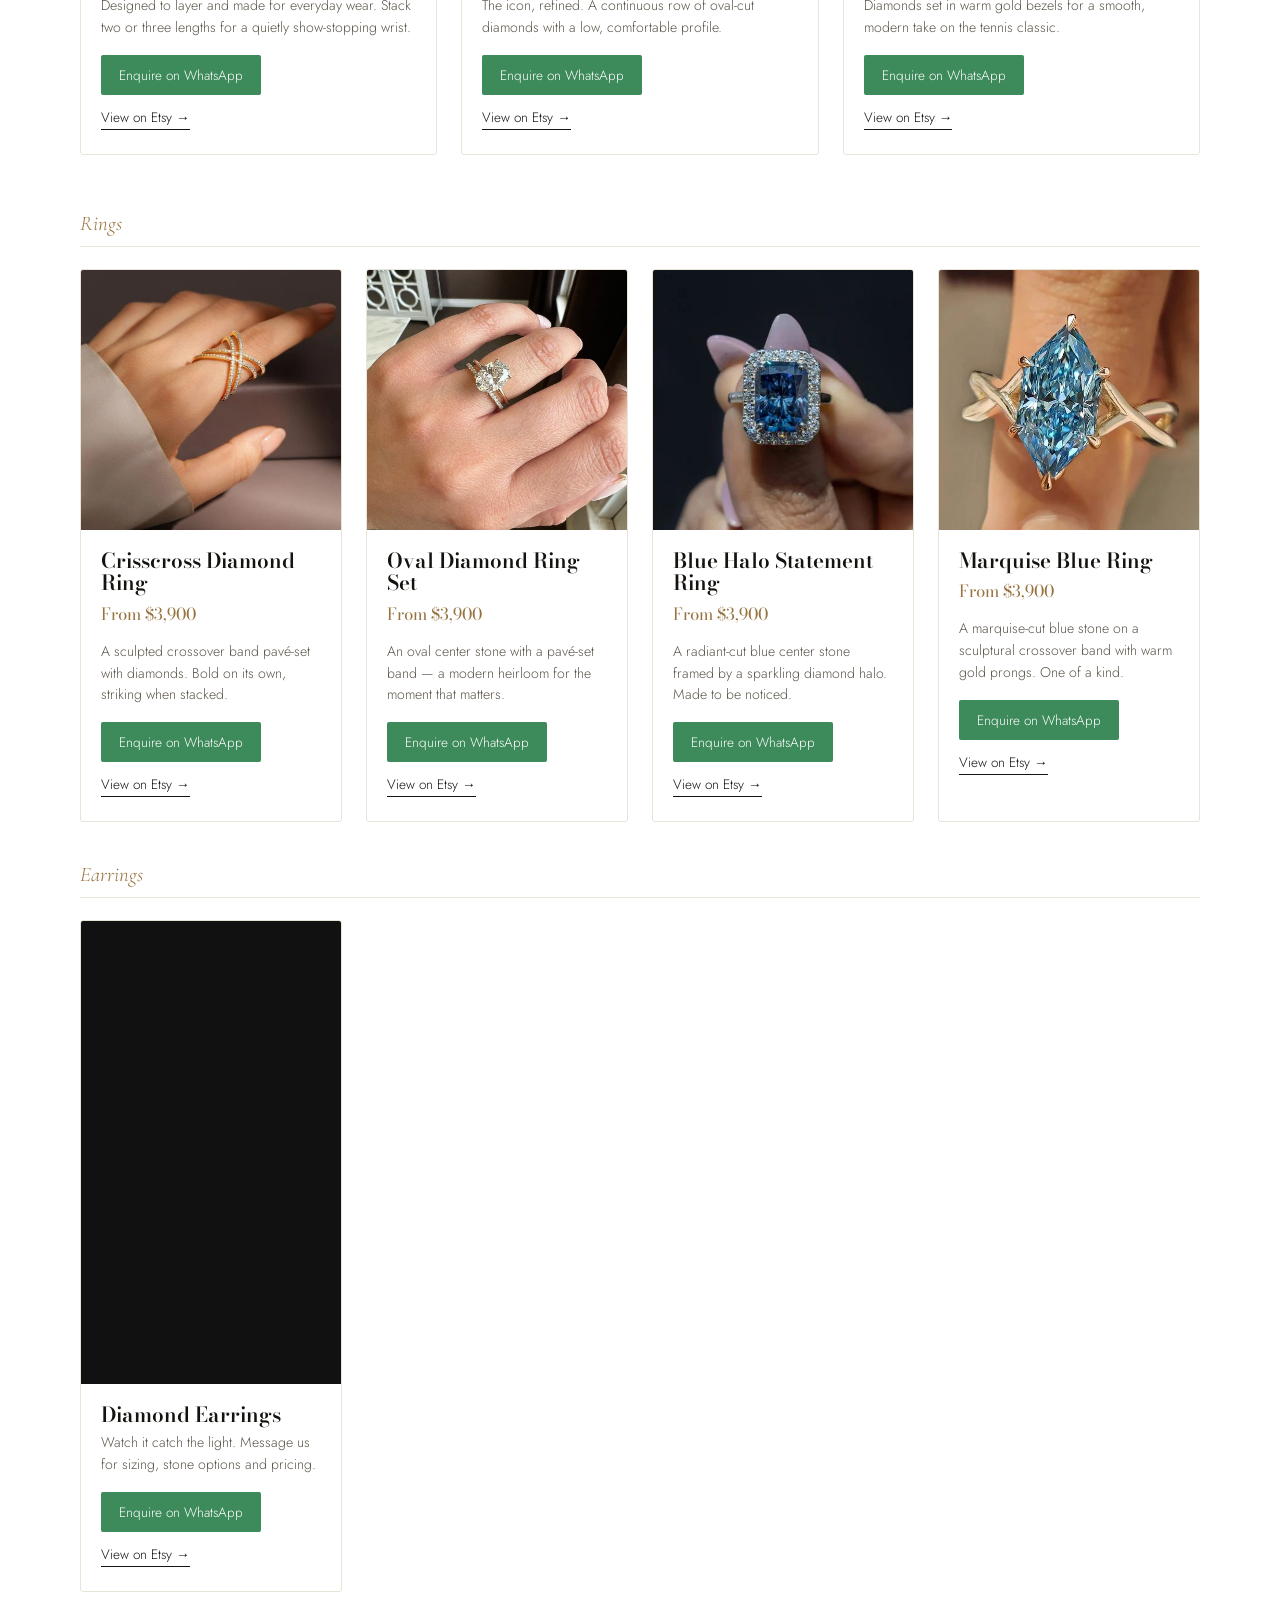
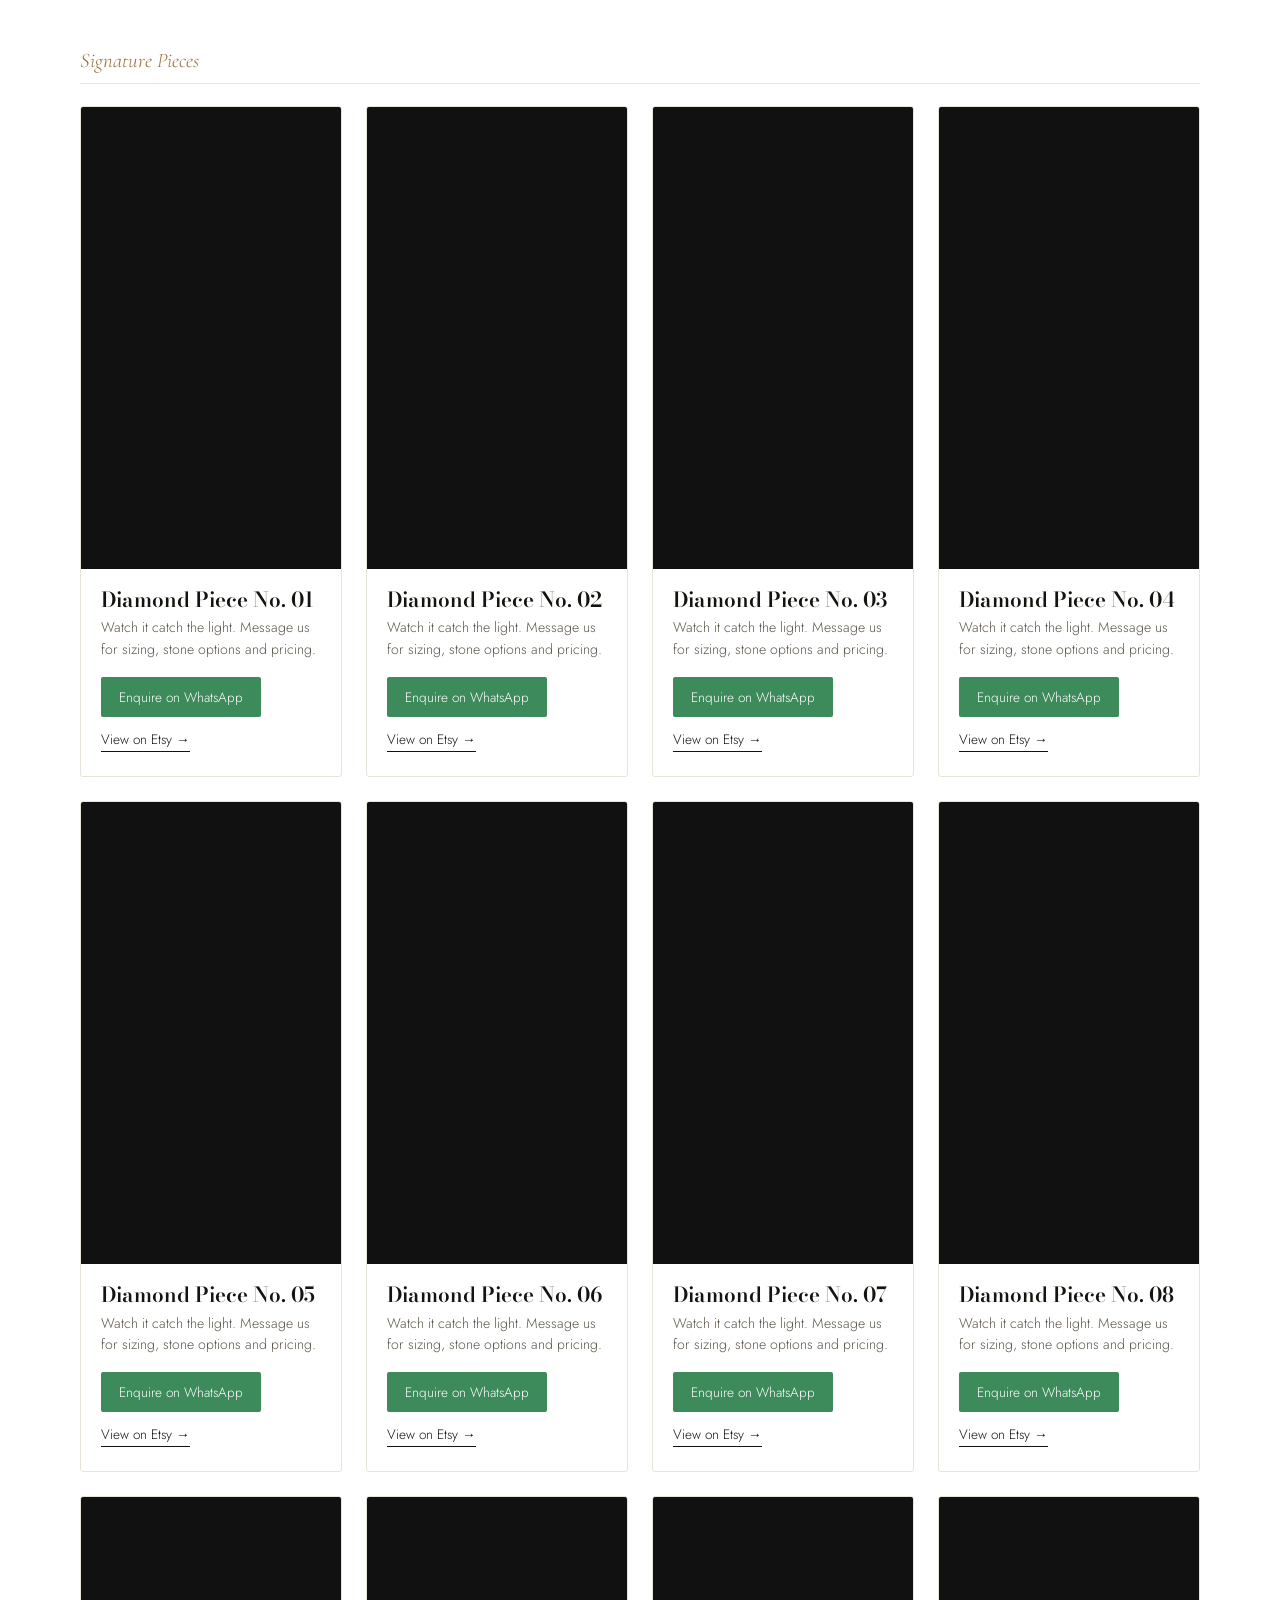
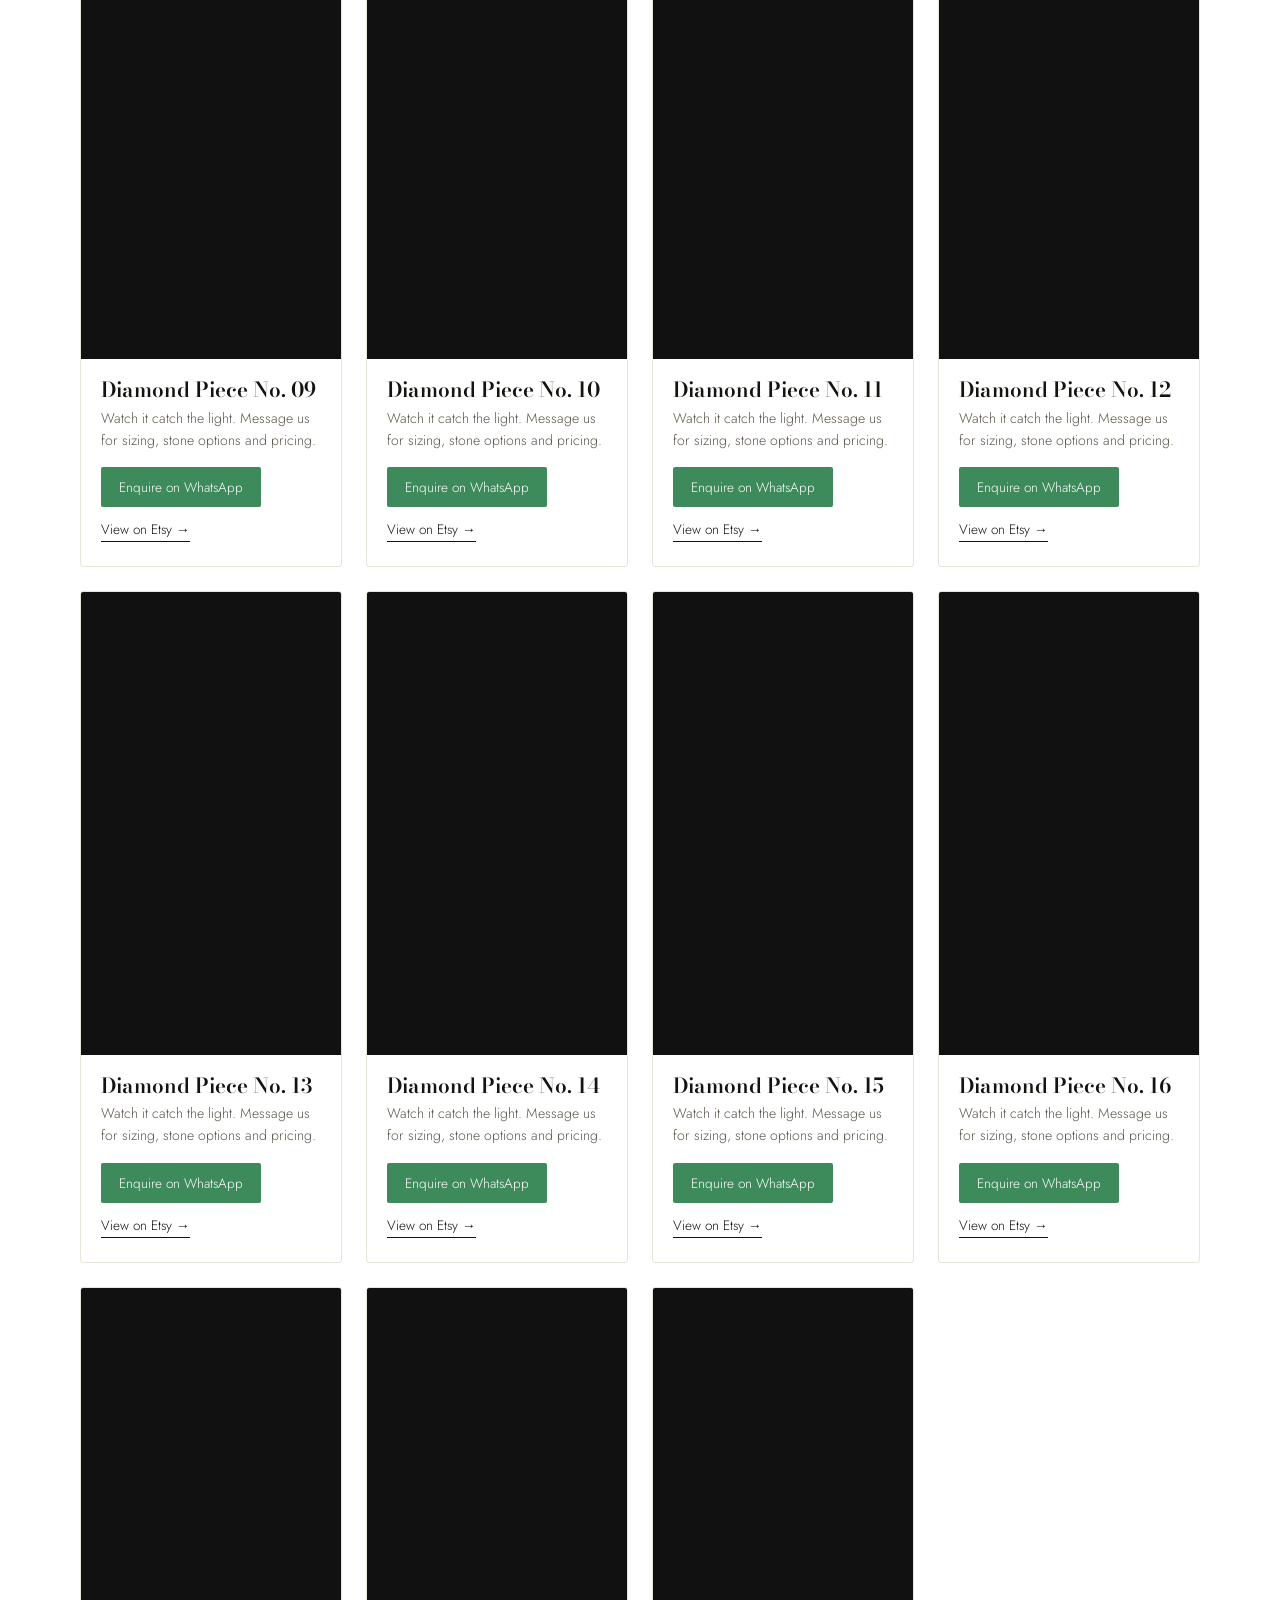
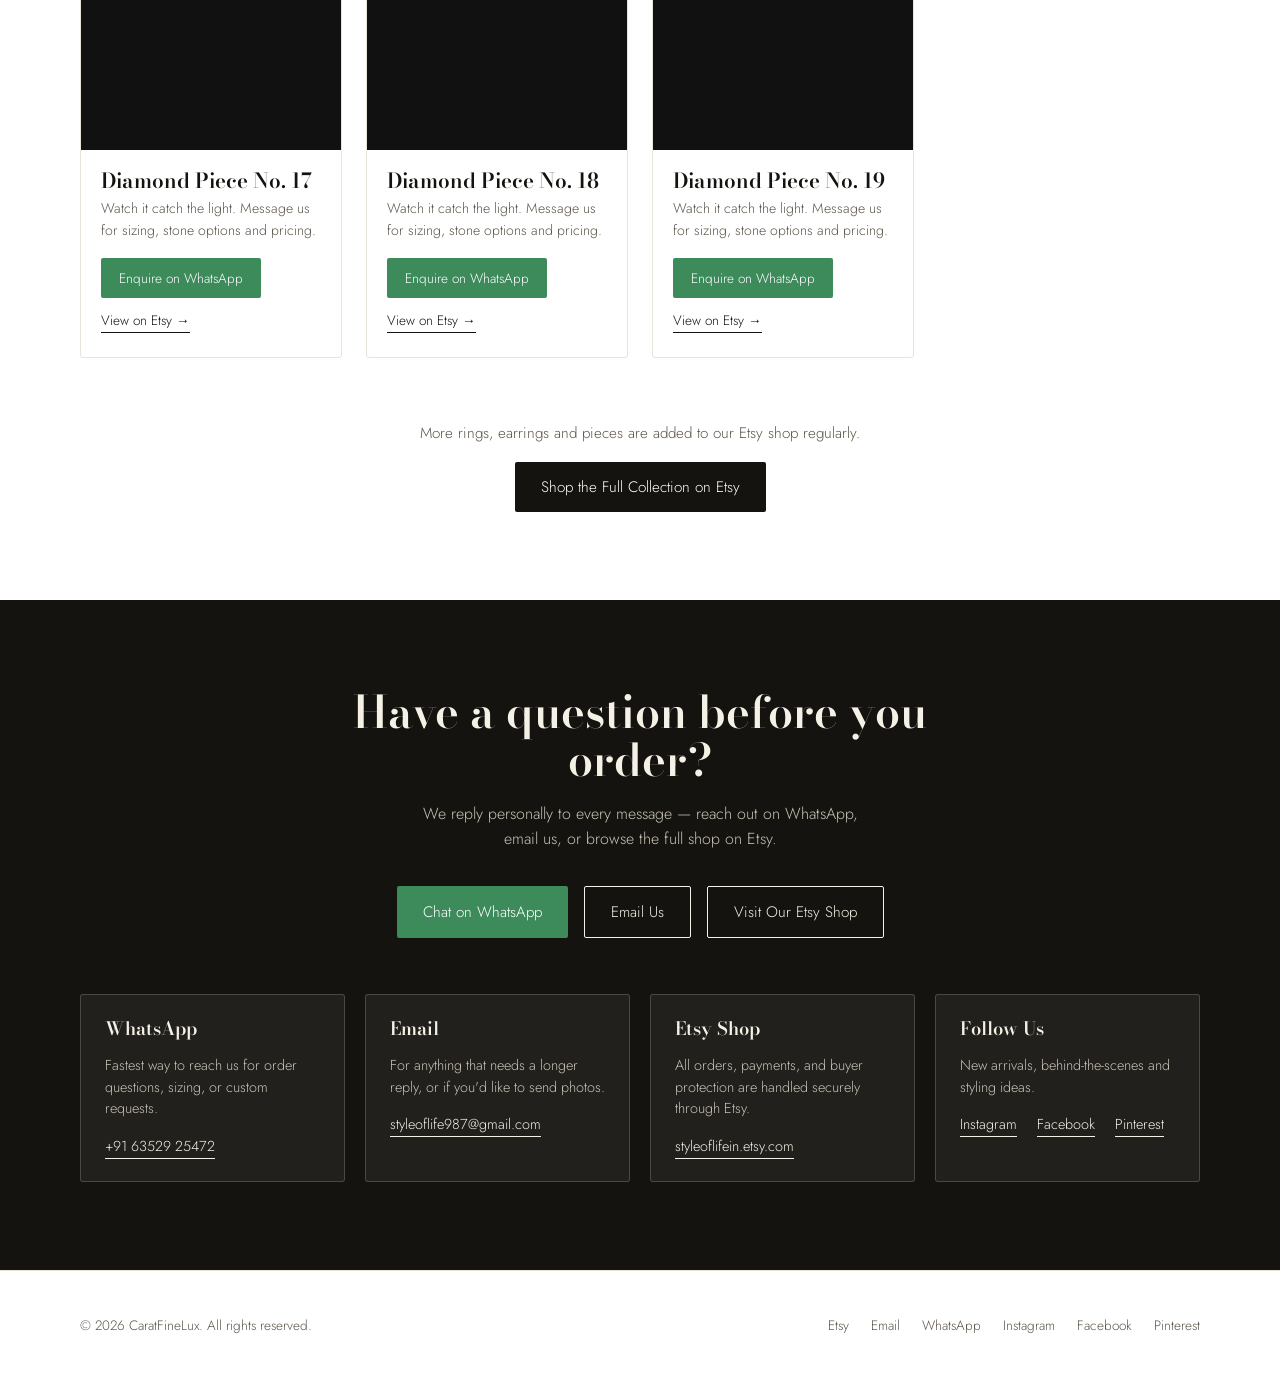
<file: jewelry.html>
<!DOCTYPE html>
<html lang="en">
<head>
<meta charset="UTF-8">
<meta name="viewport" content="width=device-width, initial-scale=1, viewport-fit=cover">
<title>Diamond Jewelry — CaratFineLux</title>
<link rel="icon" type="image/x-icon" href="favicon.ico">
<link rel="icon" type="image/png" sizes="32x32" href="images/favicon-32.png">
<link rel="apple-touch-icon" href="images/apple-touch-icon.png">
<link rel="preconnect" href="https://fonts.googleapis.com">
<link rel="preconnect" href="https://fonts.gstatic.com" crossorigin>
<link href="https://fonts.googleapis.com/css2?family=Cormorant+Garamond:ital,wght@0,400;0,500;0,600;1,500&family=Bodoni+Moda:ital,wght@0,500;0,600;0,700;1,500&family=Jost:wght@300;400;500;600&display=swap" rel="stylesheet">
<link rel="stylesheet" href="css/style.css">
</head>
<body>

<header>
  <nav>
    <a class="logo" href="index.html">CaratFineLux</a>
    <div class="navlinks">
      <a href="index.html">Home</a>
      <a href="jewelry.html" class="active">Jewelry</a>
      <a href="about.html">Our Story</a>
      <a href="#contact">Contact</a>
    </div>
    <div class="nav-right">
      <a class="social-ico" href="https://www.instagram.com/caratfinelux?stkn=dzVjcndtOXNoZ2lj" target="_blank" rel="noopener" aria-label="Instagram">
        <svg viewBox="0 0 24 24" fill="none" stroke="currentColor" stroke-width="1.6"><rect x="3" y="3" width="18" height="18" rx="5"/><circle cx="12" cy="12" r="4"/><circle cx="17.2" cy="6.8" r="0.9" fill="currentColor" stroke="none"/></svg>
      </a>
      <a class="social-ico" href="https://www.facebook.com/profile.php?id=61591742500222" target="_blank" rel="noopener" aria-label="Facebook">
        <svg viewBox="0 0 24 24" fill="none" stroke="currentColor" stroke-width="1.6"><path d="M14 9h2.5V6h-2.6C11.7 6 10.5 7.3 10.5 9.5V11H8v3h2.5v6H13v-6h2.2l.4-3H13V9.7c0-.5.2-.7.7-.7z"/></svg>
      </a>
      <a class="social-ico" href="https://pin.it/4n2OHVr3S" target="_blank" rel="noopener" aria-label="Pinterest"><svg viewBox="0 0 24 24" fill="currentColor"><path d="M12 2a10 10 0 0 0-3.64 19.32c-.09-.79-.17-2 .03-2.86l1.16-4.9s-.3-.6-.3-1.47c0-1.38.8-2.4 1.8-2.4.85 0 1.26.64 1.26 1.4 0 .85-.54 2.13-.82 3.31-.24.99.5 1.8 1.47 1.8 1.77 0 3.13-1.87 3.13-4.56 0-2.38-1.71-4.05-4.16-4.05-2.83 0-4.5 2.12-4.5 4.32 0 .86.33 1.77.74 2.27.08.1.09.18.07.28l-.28 1.13c-.04.18-.14.22-.32.13-1.24-.58-2.02-2.4-2.02-3.86 0-3.14 2.28-6.03 6.58-6.03 3.45 0 6.14 2.46 6.14 5.75 0 3.43-2.16 6.19-5.16 6.19-1.01 0-1.96-.52-2.28-1.14l-.62 2.36c-.22.87-.83 1.96-1.24 2.62A10 10 0 1 0 12 2z"/></svg></a>
      <a class="navcta" href="https://caratfinelux.etsy.com" target="_blank" rel="noopener">Shop on Etsy</a>
    </div>
  </nav>
</header>

<section class="section" id="collection">
  <div class="section-head reveal">
    <h2>Diamond Jewelry</h2>
    <p>Every piece is made to order. Message us for sizing, stone options and a personal quote — or browse the full shop on Etsy.</p>
  </div>

  <div class="cat-head reveal" id="necklaces">Necklaces</div>
  <div class="grid3 reveal-stagger" style="margin-bottom:56px;">
    <div class="card">
      <div class="card-art card-art-photo">
        <img src="images/necklace.jpg" alt="Model wearing a diamond tennis necklace">
      </div>
      <div class="card-body">
        <h3>Diamond Tennis Necklace</h3>
        <div class="price">From $5,800</div>
        <p class="card-blurb">A seamless line of brilliant diamonds that rests effortlessly at the collarbone. Made to order and sized to you.</p>
        <div class="card-ctas">
          <a class="btn btn-whatsapp btn-sm" href="https://wa.me/916352925472?text=Hi%20Style%20Of%20Life%2C%20I%27d%20like%20to%20enquire%20about%20the%20Diamond%20Tennis%20Necklace." target="_blank" rel="noopener">Enquire on WhatsApp</a>
          <a class="card-link" href="https://caratfinelux.etsy.com" target="_blank" rel="noopener">View on Etsy →</a>
        </div>
        </div>
    </div>
    <div class="card">
      <div class="card-art card-art-photo">
        <img src="images/necklace_infinity_rose.jpg" alt="Rose gold infinity pendant with a pear-shaped diamond, worn on a model">
      </div>
      <div class="card-body">
        <h3>Rose Gold Infinity Pendant</h3>
        <div class="price">From $2,400</div>
        <p class="card-blurb">A graceful infinity twist in warm rose gold, set with a sparkling pear-cut stone. Delicate enough for everyday wear.</p>
        <div class="card-ctas">
          <a class="btn btn-whatsapp btn-sm" href="https://wa.me/916352925472?text=Hi%20Style%20Of%20Life%2C%20I%27d%20like%20to%20enquire%20about%20the%20Rose%20Gold%20Infinity%20Pendant." target="_blank" rel="noopener">Enquire on WhatsApp</a>
          <a class="card-link" href="https://styleoflifein.etsy.com" target="_blank" rel="noopener">View on Etsy →</a>
        </div>
      </div>
    </div>
    <div class="card">
      <div class="card-art card-art-photo">
        <img src="images/necklace_pear_solitaire.jpg" alt="Pear-cut diamond solitaire pendant on a fine chain">
      </div>
      <div class="card-body">
        <h3>Pear Diamond Solitaire Pendant</h3>
        <div class="price">From $3,200</div>
        <p class="card-blurb">A single pear-cut stone on a fine chain — simple, timeless, and made to catch the light with every movement.</p>
        <div class="card-ctas">
          <a class="btn btn-whatsapp btn-sm" href="https://wa.me/916352925472?text=Hi%20Style%20Of%20Life%2C%20I%27d%20like%20to%20enquire%20about%20the%20Pear%20Diamond%20Solitaire%20Pendant." target="_blank" rel="noopener">Enquire on WhatsApp</a>
          <a class="card-link" href="https://styleoflifein.etsy.com" target="_blank" rel="noopener">View on Etsy →</a>
        </div>
      </div>
    </div>
  </div>

  <div class="cat-head reveal" id="bracelets">Bracelets</div>
  <div class="grid3 reveal-stagger" style="margin-bottom:56px;">
    <div class="card">
      <div class="card-art card-art-photo">
        <img src="images/bracelet.jpg" alt="Model wearing a stack of diamond tennis bracelets">
      </div>
      <div class="card-body">
        <h3>Tennis Bracelet Stack</h3>
        <div class="price">From $4,800</div>
        <p class="card-blurb">Designed to layer and made for everyday wear. Stack two or three lengths for a quietly show-stopping wrist.</p>
        <div class="card-ctas">
          <a class="btn btn-whatsapp btn-sm" href="https://wa.me/916352925472?text=Hi%20Style%20Of%20Life%2C%20I%27d%20like%20to%20enquire%20about%20the%20Tennis%20Bracelet%20Stack." target="_blank" rel="noopener">Enquire on WhatsApp</a>
          <a class="card-link" href="https://styleoflifein.etsy.com" target="_blank" rel="noopener">View on Etsy →</a>
        </div>
        </div>
    </div>
    <div class="card">
      <div class="card-art card-art-photo">
        <img src="images/bracelet_leafy.jpg" alt="Diamond tennis bracelet on wrist, outdoor setting">
      </div>
      <div class="card-body">
        <h3>Classic Tennis Bracelet</h3>
        <div class="price">From $4,800</div>
        <p class="card-blurb">The icon, refined. A continuous row of oval-cut diamonds with a low, comfortable profile.</p>
        <div class="card-ctas">
          <a class="btn btn-whatsapp btn-sm" href="https://wa.me/916352925472?text=Hi%20Style%20Of%20Life%2C%20I%27d%20like%20to%20enquire%20about%20the%20Classic%20Tennis%20Bracelet." target="_blank" rel="noopener">Enquire on WhatsApp</a>
          <a class="card-link" href="https://styleoflifein.etsy.com" target="_blank" rel="noopener">View on Etsy →</a>
        </div>
        </div>
    </div>
    <div class="card">
      <div class="card-art card-art-photo">
        <img src="images/bracelet_bezel.jpg" alt="Bezel-set diamond bracelet on wrist">
      </div>
      <div class="card-body">
        <h3>Bezel Diamond Bracelet</h3>
        <div class="price">From $4,800</div>
        <p class="card-blurb">Diamonds set in warm gold bezels for a smooth, modern take on the tennis classic.</p>
        <div class="card-ctas">
          <a class="btn btn-whatsapp btn-sm" href="https://wa.me/916352925472?text=Hi%20Style%20Of%20Life%2C%20I%27d%20like%20to%20enquire%20about%20the%20Bezel%20Diamond%20Bracelet." target="_blank" rel="noopener">Enquire on WhatsApp</a>
          <a class="card-link" href="https://styleoflifein.etsy.com" target="_blank" rel="noopener">View on Etsy →</a>
        </div>
        </div>
    </div>
  </div>

  <div class="cat-head reveal" id="rings">Rings</div>
  <div class="grid4 reveal-stagger" style="margin-bottom:40px;">
    <div class="card">
      <div class="card-art card-art-photo">
        <img src="images/ring_criss.jpg" alt="Gold crisscross diamond ring on finger">
      </div>
      <div class="card-body">
        <h3>Crisscross Diamond Ring</h3>
        <div class="price">From $3,900</div>
        <p class="card-blurb">A sculpted crossover band pavé-set with diamonds. Bold on its own, striking when stacked.</p>
        <div class="card-ctas">
          <a class="btn btn-whatsapp btn-sm" href="https://wa.me/916352925472?text=Hi%20Style%20Of%20Life%2C%20I%27d%20like%20to%20enquire%20about%20the%20Crisscross%20Diamond%20Ring." target="_blank" rel="noopener">Enquire on WhatsApp</a>
          <a class="card-link" href="https://styleoflifein.etsy.com" target="_blank" rel="noopener">View on Etsy →</a>
        </div>
        </div>
    </div>
    <div class="card">
      <div class="card-art card-art-photo">
        <img src="images/ring_oval.jpg" alt="Oval cut diamond engagement ring with matching band">
      </div>
      <div class="card-body">
        <h3>Oval Diamond Ring Set</h3>
        <div class="price">From $3,900</div>
        <p class="card-blurb">An oval center stone with a pavé-set band — a modern heirloom for the moment that matters.</p>
        <div class="card-ctas">
          <a class="btn btn-whatsapp btn-sm" href="https://wa.me/916352925472?text=Hi%20Style%20Of%20Life%2C%20I%27d%20like%20to%20enquire%20about%20the%20Oval%20Diamond%20Ring%20Set." target="_blank" rel="noopener">Enquire on WhatsApp</a>
          <a class="card-link" href="https://styleoflifein.etsy.com" target="_blank" rel="noopener">View on Etsy →</a>
        </div>
        </div>
    </div>
    <div class="card">
      <div class="card-art card-art-photo">
        <img src="images/ring_blue_radiant.jpg" alt="Radiant cut blue gemstone ring with diamond halo">
      </div>
      <div class="card-body">
        <h3>Blue Halo Statement Ring</h3>
        <div class="price">From $3,900</div>
        <p class="card-blurb">A radiant-cut blue center stone framed by a sparkling diamond halo. Made to be noticed.</p>
        <div class="card-ctas">
          <a class="btn btn-whatsapp btn-sm" href="https://wa.me/916352925472?text=Hi%20Style%20Of%20Life%2C%20I%27d%20like%20to%20enquire%20about%20the%20Blue%20Halo%20Statement%20Ring." target="_blank" rel="noopener">Enquire on WhatsApp</a>
          <a class="card-link" href="https://styleoflifein.etsy.com" target="_blank" rel="noopener">View on Etsy →</a>
        </div>
        </div>
    </div>
    <div class="card">
      <div class="card-art card-art-photo">
        <img src="images/ring_blue_marquise.jpg" alt="Marquise cut blue gemstone ring in gold setting">
      </div>
      <div class="card-body">
        <h3>Marquise Blue Ring</h3>
        <div class="price">From $3,900</div>
        <p class="card-blurb">A marquise-cut blue stone on a sculptural crossover band with warm gold prongs. One of a kind.</p>
        <div class="card-ctas">
          <a class="btn btn-whatsapp btn-sm" href="https://wa.me/916352925472?text=Hi%20Style%20Of%20Life%2C%20I%27d%20like%20to%20enquire%20about%20the%20Marquise%20Blue%20Ring." target="_blank" rel="noopener">Enquire on WhatsApp</a>
          <a class="card-link" href="https://styleoflifein.etsy.com" target="_blank" rel="noopener">View on Etsy →</a>
        </div>
        </div>
    </div>
  </div>

  <div class="cat-head reveal" id="earrings">Earrings</div>
  <div class="grid-4v reveal-stagger" style="margin-bottom:56px;">
    <div class="card">
      <div class="vwrap"><iframe data-yt="6ihAd4lLFuQ" title="Diamond Earrings" loading="lazy" allow="autoplay; encrypted-media; picture-in-picture; fullscreen" allowfullscreen></iframe></div>
      <div class="card-body">
        <h3>Diamond Earrings</h3>
        <p class="card-blurb">Watch it catch the light. Message us for sizing, stone options and pricing.</p>
        <div class="card-ctas">
          <a class="btn btn-whatsapp btn-sm" href="https://wa.me/916352925472?text=Hi%20Style%20Of%20Life%2C%20I%27d%20like%20to%20enquire%20about%20the%20Diamond%20Earrings%20from%20your%20website." target="_blank" rel="noopener">Enquire on WhatsApp</a>
          <a class="card-link" href="https://styleoflifein.etsy.com" target="_blank" rel="noopener">View on Etsy →</a>
        </div>
      </div>
    </div>
  </div>

  <div class="cat-head reveal">Signature Pieces</div>
  <div class="grid-4v reveal-stagger">
    <div class="card">
      <div class="vwrap"><iframe data-yt="cuOp4unF_NM" title="Diamond Piece No. 01" loading="lazy" allow="autoplay; encrypted-media; picture-in-picture; fullscreen" allowfullscreen></iframe></div>
      <div class="card-body">
        <h3>Diamond Piece No. 01</h3>
        <p class="card-blurb">Watch it catch the light. Message us for sizing, stone options and pricing.</p>
        <div class="card-ctas">
          <a class="btn btn-whatsapp btn-sm" href="https://wa.me/916352925472?text=Hi%20Style%20Of%20Life%2C%20I%27d%20like%20to%20enquire%20about%20Diamond%20Piece%20No.%2001%20from%20your%20website%3A%20https%3A//youtube.com/shorts/cuOp4unF_NM" target="_blank" rel="noopener">Enquire on WhatsApp</a>
          <a class="card-link" href="https://styleoflifein.etsy.com" target="_blank" rel="noopener">View on Etsy →</a>
        </div>
      </div>
    </div>
    <div class="card">
      <div class="vwrap"><iframe data-yt="xT1oAyhGNtQ" title="Diamond Piece No. 02" loading="lazy" allow="autoplay; encrypted-media; picture-in-picture; fullscreen" allowfullscreen></iframe></div>
      <div class="card-body">
        <h3>Diamond Piece No. 02</h3>
        <p class="card-blurb">Watch it catch the light. Message us for sizing, stone options and pricing.</p>
        <div class="card-ctas">
          <a class="btn btn-whatsapp btn-sm" href="https://wa.me/916352925472?text=Hi%20Style%20Of%20Life%2C%20I%27d%20like%20to%20enquire%20about%20Diamond%20Piece%20No.%2002%20from%20your%20website%3A%20https%3A//youtube.com/shorts/xT1oAyhGNtQ" target="_blank" rel="noopener">Enquire on WhatsApp</a>
          <a class="card-link" href="https://styleoflifein.etsy.com" target="_blank" rel="noopener">View on Etsy →</a>
        </div>
      </div>
    </div>
    <div class="card">
      <div class="vwrap"><iframe data-yt="GcMOnLb7YBA" title="Diamond Piece No. 03" loading="lazy" allow="autoplay; encrypted-media; picture-in-picture; fullscreen" allowfullscreen></iframe></div>
      <div class="card-body">
        <h3>Diamond Piece No. 03</h3>
        <p class="card-blurb">Watch it catch the light. Message us for sizing, stone options and pricing.</p>
        <div class="card-ctas">
          <a class="btn btn-whatsapp btn-sm" href="https://wa.me/916352925472?text=Hi%20Style%20Of%20Life%2C%20I%27d%20like%20to%20enquire%20about%20Diamond%20Piece%20No.%2003%20from%20your%20website%3A%20https%3A//youtube.com/shorts/GcMOnLb7YBA" target="_blank" rel="noopener">Enquire on WhatsApp</a>
          <a class="card-link" href="https://styleoflifein.etsy.com" target="_blank" rel="noopener">View on Etsy →</a>
        </div>
      </div>
    </div>
    <div class="card">
      <div class="vwrap"><iframe data-yt="H7SAXOlnGYs" title="Diamond Piece No. 04" loading="lazy" allow="autoplay; encrypted-media; picture-in-picture; fullscreen" allowfullscreen></iframe></div>
      <div class="card-body">
        <h3>Diamond Piece No. 04</h3>
        <p class="card-blurb">Watch it catch the light. Message us for sizing, stone options and pricing.</p>
        <div class="card-ctas">
          <a class="btn btn-whatsapp btn-sm" href="https://wa.me/916352925472?text=Hi%20Style%20Of%20Life%2C%20I%27d%20like%20to%20enquire%20about%20Diamond%20Piece%20No.%2004%20from%20your%20website%3A%20https%3A//youtube.com/shorts/H7SAXOlnGYs" target="_blank" rel="noopener">Enquire on WhatsApp</a>
          <a class="card-link" href="https://styleoflifein.etsy.com" target="_blank" rel="noopener">View on Etsy →</a>
        </div>
      </div>
    </div>
    <div class="card">
      <div class="vwrap"><iframe data-yt="NsLnI3I2tGE" title="Diamond Piece No. 05" loading="lazy" allow="autoplay; encrypted-media; picture-in-picture; fullscreen" allowfullscreen></iframe></div>
      <div class="card-body">
        <h3>Diamond Piece No. 05</h3>
        <p class="card-blurb">Watch it catch the light. Message us for sizing, stone options and pricing.</p>
        <div class="card-ctas">
          <a class="btn btn-whatsapp btn-sm" href="https://wa.me/916352925472?text=Hi%20Style%20Of%20Life%2C%20I%27d%20like%20to%20enquire%20about%20Diamond%20Piece%20No.%2005%20from%20your%20website%3A%20https%3A//youtube.com/shorts/NsLnI3I2tGE" target="_blank" rel="noopener">Enquire on WhatsApp</a>
          <a class="card-link" href="https://styleoflifein.etsy.com" target="_blank" rel="noopener">View on Etsy →</a>
        </div>
      </div>
    </div>
    <div class="card">
      <div class="vwrap"><iframe data-yt="AgBQJFqwqqY" title="Diamond Piece No. 06" loading="lazy" allow="autoplay; encrypted-media; picture-in-picture; fullscreen" allowfullscreen></iframe></div>
      <div class="card-body">
        <h3>Diamond Piece No. 06</h3>
        <p class="card-blurb">Watch it catch the light. Message us for sizing, stone options and pricing.</p>
        <div class="card-ctas">
          <a class="btn btn-whatsapp btn-sm" href="https://wa.me/916352925472?text=Hi%20Style%20Of%20Life%2C%20I%27d%20like%20to%20enquire%20about%20Diamond%20Piece%20No.%2006%20from%20your%20website%3A%20https%3A//youtube.com/shorts/AgBQJFqwqqY" target="_blank" rel="noopener">Enquire on WhatsApp</a>
          <a class="card-link" href="https://styleoflifein.etsy.com" target="_blank" rel="noopener">View on Etsy →</a>
        </div>
      </div>
    </div>
    <div class="card">
      <div class="vwrap"><iframe data-yt="F0MXTpIg_6o" title="Diamond Piece No. 07" loading="lazy" allow="autoplay; encrypted-media; picture-in-picture; fullscreen" allowfullscreen></iframe></div>
      <div class="card-body">
        <h3>Diamond Piece No. 07</h3>
        <p class="card-blurb">Watch it catch the light. Message us for sizing, stone options and pricing.</p>
        <div class="card-ctas">
          <a class="btn btn-whatsapp btn-sm" href="https://wa.me/916352925472?text=Hi%20Style%20Of%20Life%2C%20I%27d%20like%20to%20enquire%20about%20Diamond%20Piece%20No.%2007%20from%20your%20website%3A%20https%3A//youtube.com/shorts/F0MXTpIg_6o" target="_blank" rel="noopener">Enquire on WhatsApp</a>
          <a class="card-link" href="https://styleoflifein.etsy.com" target="_blank" rel="noopener">View on Etsy →</a>
        </div>
      </div>
    </div>
    <div class="card">
      <div class="vwrap"><iframe data-yt="0JEYT64Ga4E" title="Diamond Piece No. 08" loading="lazy" allow="autoplay; encrypted-media; picture-in-picture; fullscreen" allowfullscreen></iframe></div>
      <div class="card-body">
        <h3>Diamond Piece No. 08</h3>
        <p class="card-blurb">Watch it catch the light. Message us for sizing, stone options and pricing.</p>
        <div class="card-ctas">
          <a class="btn btn-whatsapp btn-sm" href="https://wa.me/916352925472?text=Hi%20Style%20Of%20Life%2C%20I%27d%20like%20to%20enquire%20about%20Diamond%20Piece%20No.%2008%20from%20your%20website%3A%20https%3A//youtube.com/shorts/0JEYT64Ga4E" target="_blank" rel="noopener">Enquire on WhatsApp</a>
          <a class="card-link" href="https://styleoflifein.etsy.com" target="_blank" rel="noopener">View on Etsy →</a>
        </div>
      </div>
    </div>
    <div class="card">
      <div class="vwrap"><iframe data-yt="psivfpToMaU" title="Diamond Piece No. 09" loading="lazy" allow="autoplay; encrypted-media; picture-in-picture; fullscreen" allowfullscreen></iframe></div>
      <div class="card-body">
        <h3>Diamond Piece No. 09</h3>
        <p class="card-blurb">Watch it catch the light. Message us for sizing, stone options and pricing.</p>
        <div class="card-ctas">
          <a class="btn btn-whatsapp btn-sm" href="https://wa.me/916352925472?text=Hi%20Style%20Of%20Life%2C%20I%27d%20like%20to%20enquire%20about%20Diamond%20Piece%20No.%2009%20from%20your%20website%3A%20https%3A//youtube.com/shorts/psivfpToMaU" target="_blank" rel="noopener">Enquire on WhatsApp</a>
          <a class="card-link" href="https://styleoflifein.etsy.com" target="_blank" rel="noopener">View on Etsy →</a>
        </div>
      </div>
    </div>
    <div class="card">
      <div class="vwrap"><iframe data-yt="yPnS44wFabE" title="Diamond Piece No. 10" loading="lazy" allow="autoplay; encrypted-media; picture-in-picture; fullscreen" allowfullscreen></iframe></div>
      <div class="card-body">
        <h3>Diamond Piece No. 10</h3>
        <p class="card-blurb">Watch it catch the light. Message us for sizing, stone options and pricing.</p>
        <div class="card-ctas">
          <a class="btn btn-whatsapp btn-sm" href="https://wa.me/916352925472?text=Hi%20Style%20Of%20Life%2C%20I%27d%20like%20to%20enquire%20about%20Diamond%20Piece%20No.%2010%20from%20your%20website%3A%20https%3A//youtube.com/shorts/yPnS44wFabE" target="_blank" rel="noopener">Enquire on WhatsApp</a>
          <a class="card-link" href="https://styleoflifein.etsy.com" target="_blank" rel="noopener">View on Etsy →</a>
        </div>
      </div>
    </div>
    <div class="card">
      <div class="vwrap"><iframe data-yt="LMSX1xLE4bE" title="Diamond Piece No. 11" loading="lazy" allow="autoplay; encrypted-media; picture-in-picture; fullscreen" allowfullscreen></iframe></div>
      <div class="card-body">
        <h3>Diamond Piece No. 11</h3>
        <p class="card-blurb">Watch it catch the light. Message us for sizing, stone options and pricing.</p>
        <div class="card-ctas">
          <a class="btn btn-whatsapp btn-sm" href="https://wa.me/916352925472?text=Hi%20Style%20Of%20Life%2C%20I%27d%20like%20to%20enquire%20about%20Diamond%20Piece%20No.%2011%20from%20your%20website%3A%20https%3A//youtube.com/shorts/LMSX1xLE4bE" target="_blank" rel="noopener">Enquire on WhatsApp</a>
          <a class="card-link" href="https://styleoflifein.etsy.com" target="_blank" rel="noopener">View on Etsy →</a>
        </div>
      </div>
    </div>
    <div class="card">
      <div class="vwrap"><iframe data-yt="T_ELpkj3JDg" title="Diamond Piece No. 12" loading="lazy" allow="autoplay; encrypted-media; picture-in-picture; fullscreen" allowfullscreen></iframe></div>
      <div class="card-body">
        <h3>Diamond Piece No. 12</h3>
        <p class="card-blurb">Watch it catch the light. Message us for sizing, stone options and pricing.</p>
        <div class="card-ctas">
          <a class="btn btn-whatsapp btn-sm" href="https://wa.me/916352925472?text=Hi%20Style%20Of%20Life%2C%20I%27d%20like%20to%20enquire%20about%20Diamond%20Piece%20No.%2012%20from%20your%20website%3A%20https%3A//youtube.com/shorts/T_ELpkj3JDg" target="_blank" rel="noopener">Enquire on WhatsApp</a>
          <a class="card-link" href="https://styleoflifein.etsy.com" target="_blank" rel="noopener">View on Etsy →</a>
        </div>
      </div>
    </div>
    <div class="card">
      <div class="vwrap"><iframe data-yt="DUezHFedYbQ" title="Diamond Piece No. 13" loading="lazy" allow="autoplay; encrypted-media; picture-in-picture; fullscreen" allowfullscreen></iframe></div>
      <div class="card-body">
        <h3>Diamond Piece No. 13</h3>
        <p class="card-blurb">Watch it catch the light. Message us for sizing, stone options and pricing.</p>
        <div class="card-ctas">
          <a class="btn btn-whatsapp btn-sm" href="https://wa.me/916352925472?text=Hi%20Style%20Of%20Life%2C%20I%27d%20like%20to%20enquire%20about%20Diamond%20Piece%20No.%2013%20from%20your%20website%3A%20https%3A//youtube.com/shorts/DUezHFedYbQ" target="_blank" rel="noopener">Enquire on WhatsApp</a>
          <a class="card-link" href="https://styleoflifein.etsy.com" target="_blank" rel="noopener">View on Etsy →</a>
        </div>
      </div>
    </div>
    <div class="card">
      <div class="vwrap"><iframe data-yt="tFEwhSZGvbw" title="Diamond Piece No. 14" loading="lazy" allow="autoplay; encrypted-media; picture-in-picture; fullscreen" allowfullscreen></iframe></div>
      <div class="card-body">
        <h3>Diamond Piece No. 14</h3>
        <p class="card-blurb">Watch it catch the light. Message us for sizing, stone options and pricing.</p>
        <div class="card-ctas">
          <a class="btn btn-whatsapp btn-sm" href="https://wa.me/916352925472?text=Hi%20Style%20Of%20Life%2C%20I%27d%20like%20to%20enquire%20about%20Diamond%20Piece%20No.%2014%20from%20your%20website%3A%20https%3A//youtube.com/shorts/tFEwhSZGvbw" target="_blank" rel="noopener">Enquire on WhatsApp</a>
          <a class="card-link" href="https://styleoflifein.etsy.com" target="_blank" rel="noopener">View on Etsy →</a>
        </div>
      </div>
    </div>
    <div class="card">
      <div class="vwrap"><iframe data-yt="i8nUBs-I76Y" title="Diamond Piece No. 15" loading="lazy" allow="autoplay; encrypted-media; picture-in-picture; fullscreen" allowfullscreen></iframe></div>
      <div class="card-body">
        <h3>Diamond Piece No. 15</h3>
        <p class="card-blurb">Watch it catch the light. Message us for sizing, stone options and pricing.</p>
        <div class="card-ctas">
          <a class="btn btn-whatsapp btn-sm" href="https://wa.me/916352925472?text=Hi%20Style%20Of%20Life%2C%20I%27d%20like%20to%20enquire%20about%20Diamond%20Piece%20No.%2015%20from%20your%20website%3A%20https%3A//youtube.com/shorts/i8nUBs-I76Y" target="_blank" rel="noopener">Enquire on WhatsApp</a>
          <a class="card-link" href="https://styleoflifein.etsy.com" target="_blank" rel="noopener">View on Etsy →</a>
        </div>
      </div>
    </div>
    <div class="card">
      <div class="vwrap"><iframe data-yt="rFDBLUuAOBo" title="Diamond Piece No. 16" loading="lazy" allow="autoplay; encrypted-media; picture-in-picture; fullscreen" allowfullscreen></iframe></div>
      <div class="card-body">
        <h3>Diamond Piece No. 16</h3>
        <p class="card-blurb">Watch it catch the light. Message us for sizing, stone options and pricing.</p>
        <div class="card-ctas">
          <a class="btn btn-whatsapp btn-sm" href="https://wa.me/916352925472?text=Hi%20Style%20Of%20Life%2C%20I%27d%20like%20to%20enquire%20about%20Diamond%20Piece%20No.%2016%20from%20your%20website%3A%20https%3A//youtube.com/shorts/rFDBLUuAOBo" target="_blank" rel="noopener">Enquire on WhatsApp</a>
          <a class="card-link" href="https://styleoflifein.etsy.com" target="_blank" rel="noopener">View on Etsy →</a>
        </div>
      </div>
    </div>
    <div class="card">
      <div class="vwrap"><iframe data-yt="ovwf4eOWWI0" title="Diamond Piece No. 17" loading="lazy" allow="autoplay; encrypted-media; picture-in-picture; fullscreen" allowfullscreen></iframe></div>
      <div class="card-body">
        <h3>Diamond Piece No. 17</h3>
        <p class="card-blurb">Watch it catch the light. Message us for sizing, stone options and pricing.</p>
        <div class="card-ctas">
          <a class="btn btn-whatsapp btn-sm" href="https://wa.me/916352925472?text=Hi%20Style%20Of%20Life%2C%20I%27d%20like%20to%20enquire%20about%20Diamond%20Piece%20No.%2017%20from%20your%20website%3A%20https%3A//youtube.com/shorts/ovwf4eOWWI0" target="_blank" rel="noopener">Enquire on WhatsApp</a>
          <a class="card-link" href="https://styleoflifein.etsy.com" target="_blank" rel="noopener">View on Etsy →</a>
        </div>
      </div>
    </div>
    <div class="card">
      <div class="vwrap"><iframe data-yt="mxdD0VXuZQo" title="Diamond Piece No. 18" loading="lazy" allow="autoplay; encrypted-media; picture-in-picture; fullscreen" allowfullscreen></iframe></div>
      <div class="card-body">
        <h3>Diamond Piece No. 18</h3>
        <p class="card-blurb">Watch it catch the light. Message us for sizing, stone options and pricing.</p>
        <div class="card-ctas">
          <a class="btn btn-whatsapp btn-sm" href="https://wa.me/916352925472?text=Hi%20Style%20Of%20Life%2C%20I%27d%20like%20to%20enquire%20about%20Diamond%20Piece%20No.%2018%20from%20your%20website%3A%20https%3A//youtube.com/shorts/mxdD0VXuZQo" target="_blank" rel="noopener">Enquire on WhatsApp</a>
          <a class="card-link" href="https://styleoflifein.etsy.com" target="_blank" rel="noopener">View on Etsy →</a>
        </div>
      </div>
    </div>
    <div class="card">
      <div class="vwrap"><iframe data-yt="krrVMDE1IMg" title="Diamond Piece No. 19" loading="lazy" allow="autoplay; encrypted-media; picture-in-picture; fullscreen" allowfullscreen></iframe></div>
      <div class="card-body">
        <h3>Diamond Piece No. 19</h3>
        <p class="card-blurb">Watch it catch the light. Message us for sizing, stone options and pricing.</p>
        <div class="card-ctas">
          <a class="btn btn-whatsapp btn-sm" href="https://wa.me/916352925472?text=Hi%20Style%20Of%20Life%2C%20I%27d%20like%20to%20enquire%20about%20Diamond%20Piece%20No.%2019%20from%20your%20website%3A%20https%3A//youtube.com/shorts/krrVMDE1IMg" target="_blank" rel="noopener">Enquire on WhatsApp</a>
          <a class="card-link" href="https://styleoflifein.etsy.com" target="_blank" rel="noopener">View on Etsy →</a>
        </div>
      </div>
    </div>
  </div>

  <div class="collection-more reveal">
    <p>More rings, earrings and pieces are added to our Etsy shop regularly.</p>
    <a class="btn btn-primary" href="https://styleoflifein.etsy.com" target="_blank" rel="noopener">Shop the Full Collection on Etsy</a>
  </div>
</section>

<section class="cta-band" id="contact">
  <h2>Have a question before you order?</h2>
  <p>We reply personally to every message — reach out on WhatsApp, email us, or browse the full shop on Etsy.</p>
  <div class="cta-buttons">
    <a class="btn btn-whatsapp" href="https://wa.me/916352925472" target="_blank" rel="noopener">Chat on WhatsApp</a>
    <a class="btn btn-outline" href="mailto:styleoflife987@gmail.com">Email Us</a>
    <a class="btn btn-outline" href="https://styleoflifein.etsy.com" target="_blank" rel="noopener">Visit Our Etsy Shop</a>
  </div>

  <div class="contact-grid">
    <div class="contact-card">
      <h3>WhatsApp</h3>
      <p>Fastest way to reach us for order questions, sizing, or custom requests.</p>
      <a href="https://wa.me/916352925472" target="_blank" rel="noopener">+91 63529 25472</a>
    </div>
    <div class="contact-card">
      <h3>Email</h3>
      <p>For anything that needs a longer reply, or if you'd like to send photos.</p>
      <a href="mailto:styleoflife987@gmail.com">styleoflife987@gmail.com</a>
    </div>
    <div class="contact-card">
      <h3>Etsy Shop</h3>
      <p>All orders, payments, and buyer protection are handled securely through Etsy.</p>
      <a href="https://styleoflifein.etsy.com" target="_blank" rel="noopener">styleoflifein.etsy.com</a>
    </div>
    <div class="contact-card">
      <h3>Follow Us</h3>
      <p>New arrivals, behind-the-scenes and styling ideas.</p>
      <a href="https://www.instagram.com/styleoflife.in?stkn=MXI3N2FtYzFzNDRqZg==" target="_blank" rel="noopener">Instagram</a>
      &nbsp;&nbsp;
      <a href="https://www.facebook.com/profile.php?id=61591742500222" target="_blank" rel="noopener">Facebook</a>
      &nbsp;&nbsp;
      <a href="https://pin.it/4n2OHVr3S" target="_blank" rel="noopener">Pinterest</a>
    </div>
  </div>
</section>

<footer>
  <div class="foot-row">
    <div class="foot-brand">© 2026 CaratFineLux. All rights reserved.</div>
    <div class="foot-links">
      <a href="https://styleoflifein.etsy.com" target="_blank" rel="noopener">Etsy</a>
      <a href="mailto:styleoflife987@gmail.com">Email</a>
      <a href="https://wa.me/916352925472" target="_blank" rel="noopener">WhatsApp</a>
      <a href="https://www.instagram.com/styleoflife.in?stkn=MXI3N2FtYzFzNDRqZg==" target="_blank" rel="noopener">Instagram</a>
      <a href="https://www.facebook.com/profile.php?id=61591742500222" target="_blank" rel="noopener">Facebook</a>
      <a href="https://pin.it/4n2OHVr3S" target="_blank" rel="noopener">Pinterest</a>
    </div>
  </div>
</footer>

<a class="float-wa" href="https://wa.me/916352925472" target="_blank" rel="noopener" aria-label="Chat on WhatsApp">
  <svg viewBox="0 0 24 24" fill="currentColor"><path d="M12.02 2C6.5 2 2 6.48 2 12c0 1.85.5 3.58 1.36 5.07L2 22l5.06-1.33A9.94 9.94 0 0 0 12.02 22C17.5 22 22 17.52 22 12S17.5 2 12.02 2zm0 18.1c-1.66 0-3.2-.48-4.5-1.32l-.32-.2-3 .79.8-2.92-.21-.3A8.07 8.07 0 0 1 3.94 12c0-4.45 3.63-8.07 8.08-8.07 4.45 0 8.07 3.62 8.07 8.07 0 4.45-3.62 8.1-8.07 8.1zm4.4-6.05c-.24-.12-1.43-.7-1.65-.79-.22-.08-.38-.12-.55.12-.16.24-.62.79-.76.95-.14.16-.28.18-.52.06-.24-.12-1.02-.38-1.94-1.2-.72-.64-1.2-1.43-1.34-1.67-.14-.24-.02-.37.1-.49.11-.11.24-.28.36-.42.12-.14.16-.24.24-.4.08-.16.04-.3-.02-.42-.06-.12-.55-1.33-.76-1.82-.2-.48-.4-.42-.55-.42-.14 0-.3-.02-.46-.02-.16 0-.42.06-.64.3-.22.24-.84.82-.84 2s.86 2.32.98 2.48c.12.16 1.7 2.6 4.12 3.64.58.25 1.03.4 1.38.51.58.18 1.11.16 1.53.1.47-.07 1.43-.58 1.63-1.15.2-.56.2-1.04.14-1.15-.06-.1-.22-.16-.46-.28z"/></svg>
</a>
<div class="mobile-bar">
  <a class="mb-wa" href="https://wa.me/916352925472?text=Hi%20Style%20Of%20Life%2C%20I%27d%20like%20to%20place%20an%20order." target="_blank" rel="noopener">Order on WhatsApp</a>
  <a class="mb-etsy" href="https://styleoflifein.etsy.com" target="_blank" rel="noopener">Shop on Etsy</a>
</div>

<script src="js/main.js"></script>
</body>
</html>
</file>
<file: css/style.css>
:root{
    --ivory:#FFFFFF;
    --ivory-2:#F7F6F2;
    --charcoal:#15130F;
    --charcoal-soft:#5C564A;
    --gold:#B8935A;
    --gold-deep:#96723C;
    --gold-light:#E7D2A9;
    --forest:#15130F;
    --forest-light:#2B2822;
    --line:#E9E4D8;
    --card-bg:#FFFFFF;
    box-sizing:border-box;
    padding-top:env(safe-area-inset-top,0px);
    padding-bottom:env(safe-area-inset-bottom,0px);
  }
  *{box-sizing:inherit; margin:0; padding:0;}
  html{scroll-behavior:smooth; scroll-padding-top:calc(78px + env(safe-area-inset-top,0px));}
  @media (prefers-color-scheme: dark){
    :root:not([data-theme="light"]){
      --ivory:#0E0D0B; --ivory-2:#161412; --charcoal:#F5F1E9; --charcoal-soft:#C9C2B4;
      --gold:#E3C583; --gold-deep:#D4AF6A; --gold-light:#F0DDAF; --forest:#1C1A16; --forest-light:#26221C;
      --line:#2A2622; --card-bg:#171512;
    }
  }
  :root[data-theme="dark"]{
    --ivory:#0E0D0B; --ivory-2:#161412; --charcoal:#F5F1E9; --charcoal-soft:#C9C2B4;
    --gold:#E3C583; --gold-deep:#D4AF6A; --gold-light:#F0DDAF; --forest:#1C1A16; --forest-light:#26221C;
    --line:#2A2622; --card-bg:#171512;
  }
  html,body{height:100%;}
  body{
    background:var(--ivory);
    color:var(--charcoal);
    font-family:'Jost',sans-serif;
    font-weight:300;
    -webkit-font-smoothing:antialiased;
    overflow-x:hidden;
  }
  img{max-width:100%; display:block;}
  a{color:inherit; text-decoration:none;}
  h1,h2,h3{font-family:'Bodoni Moda',serif; font-weight:600; color:var(--charcoal); line-height:1.08;}
  .wrap{max-width:1120px; margin:0 auto; padding:0 28px;}
  .scrollx{overflow-x:auto;}

  /* Nav */
  header{
    position:sticky; top:0; top:env(safe-area-inset-top,0px);
    z-index:50; background:rgba(255,255,255,0.85); backdrop-filter:blur(10px);
    border-bottom:1px solid var(--line);
  }
  @media (prefers-color-scheme: dark){ :root:not([data-theme="light"]) header{ background:rgba(14,13,11,0.85);} }
  :root[data-theme="dark"] header{ background:rgba(14,13,11,0.85);}
  nav{
    display:flex; align-items:center; justify-content:space-between;
    padding:18px 28px; max-width:1120px; margin:0 auto;
  }
  .logo{
    font-family:'Playfair Display',serif; font-size:1.4rem; font-weight:500; letter-spacing:0.01em;
    display:flex; align-items:center; gap:10px; color:var(--charcoal);
  }
  .logo img{width:32px; height:32px; object-fit:contain;}
  .logo span{color:var(--charcoal); font-style:normal; font-weight:500;}
  .navlinks{display:flex; gap:32px; font-size:0.95rem;}
  .navlinks a{border-bottom:1px solid transparent; padding-bottom:2px; transition:border-color .2s;}
  .navlinks a:hover{border-color:var(--gold);}
  .nav-right{display:flex; align-items:center; gap:16px;}
  .social-ico{
    width:34px; height:34px; border-radius:50%; border:1px solid var(--line);
    display:flex; align-items:center; justify-content:center; color:var(--charcoal-soft);
    transition:border-color .2s ease, color .2s ease, transform .2s ease;
  }
  .social-ico svg{width:16px; height:16px;}
  .social-ico:hover{border-color:var(--gold); color:var(--gold-deep); transform:translateY(-2px);}
  .navcta{
    background:var(--forest); color:#F5F1E6; padding:10px 20px; border-radius:2px;
    font-size:0.9rem;
  }
  .navcta:hover{background:var(--forest-light);}
  @media(max-width:760px){ .social-ico{display:none;} }
  .menu-toggle{display:none; background:none; border:none; font-size:1.6rem; color:var(--charcoal); cursor:pointer;}
  @media(max-width:760px){
    .navlinks{display:none;}
    .menu-toggle{display:block;}
  }

  /* Hero */
  .hero{
    display:grid; grid-template-columns:1.1fr 0.9fr; align-items:center; gap:40px;
    padding:80px 28px 60px; max-width:1120px; margin:0 auto;
  }
  .eyebrow{color:var(--gold-deep); font-size:0.95rem; letter-spacing:0.03em; margin-bottom:18px; font-style:italic; font-family:'Cormorant Garamond',serif; font-size:1.15rem;}
  .hero h1{font-size:clamp(2.6rem,5vw,4rem); max-width:11ch;}
  .hero p{margin-top:22px; max-width:44ch; color:var(--charcoal-soft); font-size:1.08rem; line-height:1.6;}
  .hero-ctas{display:flex; gap:16px; margin-top:34px; flex-wrap:wrap;}
  .btn{
    display:inline-flex; align-items:center; gap:8px; padding:14px 26px; border-radius:2px;
    font-size:0.95rem; transition:transform .15s ease, background .2s ease;
  }
  .btn-primary{background:var(--charcoal); color:var(--ivory);}
  .btn-primary:hover{transform:translateY(-2px);}
  .btn-outline{border:1px solid var(--charcoal); color:var(--charcoal);}
  .btn-outline:hover{background:var(--charcoal); color:var(--ivory);}
  .btn-whatsapp{background:#3D8A5B; color:#fff;}
  .btn-whatsapp:hover{background:#347a4f; transform:translateY(-2px);}

  .hero-art{position:relative; display:flex; align-items:center; justify-content:center;}
  .hero-art svg{width:100%; max-width:380px;}
  .hero-photo-frame{
    position:relative; width:100%; max-width:400px; aspect-ratio:3/4; border-radius:4px; overflow:hidden;
    box-shadow:0 30px 60px -30px rgba(36,31,25,0.45);
  }
  .hero-photo-frame img{width:100%; height:100%; object-fit:cover;}
  .hero-photo-frame::after{
    content:""; position:absolute; inset:0; border:1px solid rgba(255,255,255,0.35); pointer-events:none;
  }
  .sparkle-wrap{position:absolute; inset:0; pointer-events:none; overflow:visible;}
  .sparkle{
    position:absolute; width:16px; height:16px; opacity:0; color:var(--gold-light);
    animation:sparkle 2.6s ease-in-out infinite;
  }
  .sparkle svg{width:100%; height:100%; filter:drop-shadow(0 0 4px rgba(230,200,140,0.8));}
  .sp1{top:12%; left:18%; animation-delay:.2s;}
  .sp2{top:30%; right:14%; animation-delay:1.1s;}
  .sp3{bottom:20%; left:30%; animation-delay:1.9s;}
  .sp4{bottom:35%; right:22%; animation-delay:.7s;}
  @keyframes sparkle{
    0%,100%{opacity:0; transform:scale(0.4) rotate(0deg);}
    50%{opacity:1; transform:scale(1) rotate(45deg);}
  }

  .gallery{max-width:1120px; margin:0 auto; display:grid; grid-template-columns:1.2fr 1fr; gap:22px;}
  @media(max-width:760px){.gallery{grid-template-columns:1fr;}}
  .gallery-item{position:relative; border-radius:3px; overflow:hidden; background:var(--ivory-2);}
  .gallery-item img{width:100%; height:100%; object-fit:cover; display:block;}
  .gallery-item.tall{aspect-ratio:4/5;}
  .gallery-item.wide{aspect-ratio:1/1;}
  .gallery-cap{
    position:absolute; left:0; right:0; bottom:0; padding:18px 20px;
    background:linear-gradient(to top, rgba(19,17,13,0.72), rgba(19,17,13,0));
    color:#F5F1E6; font-family:'Cormorant Garamond',serif; font-size:1.2rem; font-style:italic;
  }

  /* Trust strip */
  .trust{
    border-top:1px solid var(--line); border-bottom:1px solid var(--line);
    padding:26px 0; background:var(--ivory-2);
  }
  .trust-row{
    display:flex; justify-content:space-between; gap:24px; max-width:1120px; margin:0 auto; padding:0 28px;
    flex-wrap:wrap;
  }
  .trust-item{display:flex; align-items:center; gap:10px; font-size:0.88rem; color:var(--charcoal-soft); flex:1; min-width:200px;}
  .trust-item svg{flex-shrink:0; width:22px; height:22px; color:var(--gold-deep);}
  .trust-row-2{
    justify-content:center; gap:36px; padding-top:14px; margin-top:14px; border-top:1px solid var(--line);
    font-size:0.82rem;
  }
  .trust-row-2 .trust-item{flex:none; min-width:0; font-style:italic; font-family:'Cormorant Garamond',serif; font-size:1rem;}
  .trust-dot{width:6px; height:6px; border-radius:50%; background:var(--gold); display:inline-block;}

  /* Section heading */
  .section{padding:88px 28px;}
  .section-head{max-width:640px; margin:0 auto 52px; text-align:center;}
  .section-head h2{font-size:clamp(2rem,3.6vw,2.7rem);}
  .section-head p{color:var(--charcoal-soft); margin-top:14px; font-size:1.02rem; line-height:1.6;}

  /* Collection */
  .grid4{
    display:grid; grid-template-columns:repeat(4,1fr); gap:24px; max-width:1120px; margin:0 auto;
  }
  @media(max-width:900px){.grid4{grid-template-columns:repeat(2,1fr);}}
  @media(max-width:520px){.grid4{grid-template-columns:1fr;}}
  .grid3{
    display:grid; grid-template-columns:repeat(3,1fr); gap:24px; max-width:1120px; margin:0 auto;
  }
  @media(max-width:860px){.grid3{grid-template-columns:repeat(2,1fr);}}
  @media(max-width:560px){.grid3{grid-template-columns:1fr;}}
  .cat-head{
    max-width:1120px; margin:0 auto 22px; font-family:'Cormorant Garamond',serif; font-style:italic;
    font-size:1.3rem; color:var(--gold-deep); border-bottom:1px solid var(--line); padding-bottom:10px;
  }
  .collection-more{
    max-width:1120px; margin:0 auto; text-align:center; padding-top:8px;
  }
  .collection-more p{color:var(--charcoal-soft); margin-bottom:18px; font-size:0.95rem;}
  .card-cta{
    display:flex; flex-direction:column; align-items:flex-start; justify-content:center;
    padding:34px 30px; background:var(--ivory-2); border:1px dashed var(--line);
  }
  .card-cta h3{font-size:1.35rem; margin-bottom:10px;}
  .card-cta p{color:var(--charcoal-soft); font-size:0.95rem; line-height:1.55; margin-bottom:20px;}
  .card{
    background:var(--card-bg); border:1px solid var(--line); border-radius:3px; overflow:hidden;
    transition:box-shadow .25s ease, transform .25s ease;
  }
  .card:hover{transform:translateY(-4px); box-shadow:0 18px 34px -22px rgba(0,0,0,0.35);}
  .card-art{aspect-ratio:1/1; display:flex; align-items:center; justify-content:center; background:var(--ivory-2); padding:34px;}
  .card-art svg{width:100%; height:100%;}
  .card-art-photo{padding:0; overflow:hidden;}
  .card-art-photo img{width:100%; height:100%; object-fit:cover; transition:transform .4s ease;}
  .card:hover .card-art-photo img{transform:scale(1.04);}
  .card-body{padding:20px 20px 24px;}
  .card-body h3{font-size:1.3rem; margin-bottom:6px;}
  .card-body .price{color:var(--gold-deep); font-size:0.95rem; margin-bottom:14px;}
  .card-link{font-size:0.85rem; border-bottom:1px solid var(--charcoal); padding-bottom:2px;}

  /* About / split */
  .split{
    display:grid; grid-template-columns:0.9fr 1.1fr; gap:56px; max-width:1120px; margin:0 auto; align-items:center;
  }
  @media(max-width:860px){.split{grid-template-columns:1fr;}}
  .split-art-photo{
    position:relative; width:100%; max-width:420px; margin:0 auto; aspect-ratio:4/5;
    border-radius:4px; overflow:hidden; box-shadow:0 24px 50px -28px rgba(21,19,15,0.35);
  }
  .split-art-photo img{width:100%; height:100%; object-fit:cover;}
  .split h2{font-size:clamp(1.9rem,3.4vw,2.5rem); margin-bottom:20px;}
  .split p{color:var(--charcoal-soft); line-height:1.7; margin-bottom:16px; max-width:52ch;}
  .signature{font-family:'Cormorant Garamond',serif; font-style:italic; font-size:1.3rem; color:var(--gold-deep); margin-top:18px;}

  /* Testimonials */
  .tgrid{
    display:grid; grid-template-columns:repeat(3,1fr); gap:22px; max-width:1120px; margin:0 auto;
  }
  @media(max-width:860px){.tgrid{grid-template-columns:1fr;}}
  .tcard{
    background:var(--card-bg); border:1px solid var(--line); padding:30px 26px; border-radius:3px;
  }
  .stars{color:var(--gold-deep); font-size:0.95rem; margin-bottom:14px; letter-spacing:2px;}
  .tcard p{font-size:1rem; line-height:1.65; color:var(--charcoal-soft); margin-bottom:18px;}
  .tname{font-family:'Cormorant Garamond',serif; font-size:1.1rem; font-weight:600;}
  .tloc{font-size:0.82rem; color:var(--charcoal-soft);}
  .review-summary{
    display:flex; align-items:center; justify-content:center; gap:20px; max-width:1120px; margin:0 auto 40px;
  }
  .review-score{
    font-family:'Cormorant Garamond',serif; font-size:3rem; color:var(--gold-deep); line-height:1;
  }
  .review-score span{font-size:1.3rem; color:var(--charcoal-soft);}
  .review-sub{font-size:0.9rem; color:var(--charcoal-soft); margin-top:4px;}
  .review-cta{text-align:center; margin-top:28px;}

  /* Contact / CTA */
  .cta-band{
    background:var(--forest); color:#F5F1E6; padding:88px 28px; text-align:center;
  }
  .cta-band h2{color:#F5F1E6; font-size:clamp(2rem,3.8vw,2.8rem); max-width:20ch; margin:0 auto;}
  .cta-band p{color:#C9C2B4; max-width:52ch; margin:16px auto 34px; line-height:1.6;}
  .cta-buttons{display:flex; gap:16px; justify-content:center; flex-wrap:wrap;}
  .cta-band .btn-outline{border-color:#F5F1E6; color:#F5F1E6;}
  .cta-band .btn-outline:hover{background:#F5F1E6; color:var(--forest);}
  .cta-band .btn-whatsapp{background:#3D8A5B;}

  .contact-grid{
    display:grid; grid-template-columns:repeat(4,1fr); gap:20px; max-width:1120px; margin:56px auto 0;
  }
  @media(max-width:960px){.contact-grid{grid-template-columns:repeat(2,1fr);}}
  @media(max-width:600px){.contact-grid{grid-template-columns:1fr;}}
  .contact-card{
    background:rgba(255,255,255,0.06); border:1px solid rgba(255,255,255,0.18); border-radius:3px;
    padding:24px; text-align:left;
  }
  .contact-card h3{color:#F5F1E6; font-size:1.15rem; margin-bottom:6px;}
  .contact-card p{color:#C9C2B4; font-size:0.9rem; margin-bottom:14px; line-height:1.5;}
  .contact-card a{font-size:0.9rem; border-bottom:1px solid #F5F1E6; padding-bottom:2px; color:#F5F1E6;}

  footer{
    padding:44px 28px; border-top:1px solid var(--line); font-size:0.85rem; color:var(--charcoal-soft);
  }
  .foot-row{
    max-width:1120px; margin:0 auto; display:flex; justify-content:space-between; align-items:center; flex-wrap:wrap; gap:14px;
  }
  .foot-links{display:flex; gap:22px;}
  .foot-brand{display:flex; align-items:center; gap:10px;}
  .foot-brand img{width:22px; height:22px; object-fit:contain;}

  /* Floating WhatsApp */
  .float-wa{
    position:fixed; right:22px; bottom:calc(22px + env(safe-area-inset-bottom,0px)); z-index:60;
    width:56px; height:56px; border-radius:50%; background:#3D8A5B; display:flex; align-items:center; justify-content:center;
    box-shadow:0 10px 24px -8px rgba(0,0,0,0.4); transition:transform .2s ease;
  }
  .float-wa:hover{transform:scale(1.06);}
  .float-wa svg{width:28px; height:28px; color:#fff;}

  /* Marquee band */
  .marquee-band{
    background:var(--charcoal); color:var(--gold-light); overflow:hidden; padding:14px 0;
    border-bottom:1px solid var(--forest-light);
  }
  .marquee-track{
    display:flex; gap:14px; white-space:nowrap; width:max-content;
    font-family:'Cormorant Garamond',serif; font-style:italic; font-size:1.05rem;
    animation:marquee 26s linear infinite;
  }
  .marquee-track .dot{color:var(--gold); opacity:0.7;}
  @keyframes marquee{
    from{transform:translateX(0);}
    to{transform:translateX(-50%);}
  }

  /* Hero entrance */
  .hero-eyebrow,.hero-title,.hero-copy,.hero-ctas-anim,.hero-art{
    opacity:0; animation:heroIn 0.9s ease forwards;
  }
  .hero-eyebrow{animation-delay:.05s;}
  .hero-title{animation-delay:.18s;}
  .hero-copy{animation-delay:.32s;}
  .hero-ctas-anim{animation-delay:.46s;}
  .hero-art{animation-delay:.3s;}
  @keyframes heroIn{
    from{opacity:0; transform:translateY(16px);}
    to{opacity:1; transform:translateY(0);}
  }

  /* Scroll reveal */
  .reveal{opacity:0; transform:translateY(24px); transition:opacity .7s ease, transform .7s ease;}
  .reveal.is-visible{opacity:1; transform:translateY(0);}
  .reveal-stagger.is-visible > *{animation:none;}
  .reveal-stagger > *{opacity:0; transform:translateY(20px); transition:opacity .6s ease, transform .6s ease;}
  .reveal-stagger.is-visible > *:nth-child(1){transition-delay:.05s;}
  .reveal-stagger.is-visible > *:nth-child(2){transition-delay:.15s;}
  .reveal-stagger.is-visible > *:nth-child(3){transition-delay:.25s;}
  .reveal-stagger.is-visible > *:nth-child(4){transition-delay:.35s;}
  .reveal-stagger.is-visible > *{opacity:1; transform:translateY(0);}

  @media(prefers-reduced-motion: reduce){
    *{transition:none !important; animation:none !important;}
    .reveal,.hero-eyebrow,.hero-title,.hero-copy,.hero-ctas-anim,.hero-art,.reveal-stagger > *{opacity:1; transform:none;}
  }
  .card-blurb{font-size:0.88rem; color:var(--charcoal-soft); line-height:1.55; margin-bottom:16px;}
  .card-ctas{display:flex; flex-direction:column; align-items:flex-start; gap:12px;}
  .btn-sm{padding:10px 18px; font-size:0.85rem;}
  .card-body .price{font-family:'Bodoni Moda',serif; font-size:1.05rem;}
  .navlinks a.active{border-color:var(--gold);}
  @media(max-width:760px){
    nav{flex-wrap:wrap; gap:10px; padding:12px 18px;}
    .navlinks{display:flex; order:3; width:100%; justify-content:center; gap:18px; font-size:0.85rem; overflow-x:auto;}
    .menu-toggle{display:none;}
  }

  .cat-tiles{display:grid; grid-template-columns:1fr 1fr; gap:22px; max-width:1120px; margin:0 auto 72px;}
  @media(max-width:700px){.cat-tiles{grid-template-columns:1fr;}}
  .cat-tile{position:relative; display:block; aspect-ratio:4/5; overflow:hidden; border-radius:3px; background:var(--ivory-2);}
  .cat-tile img{width:100%; height:100%; object-fit:cover; object-position:top; transition:transform .6s ease;}
  .cat-tile:hover img{transform:scale(1.05);}
  .cat-tile-cap{position:absolute; inset:auto 0 0 0; padding:56px 26px 26px; color:#F8F4EA;
    background:linear-gradient(to top, rgba(15,13,10,0.85), rgba(15,13,10,0));}
  .cat-tile-cap span{display:block; font-family:'Bodoni Moda',serif; font-size:1.8rem; font-weight:600;}
  .cat-tile-cap em{display:block; font-family:'Cormorant Garamond',serif; font-size:1.05rem; opacity:.9; margin:4px 0 14px;}
  .cat-tile-cap b{font-weight:500; font-size:0.85rem; letter-spacing:.06em; border-bottom:1px solid #F8F4EA; padding-bottom:2px;}

  .sparkle-wrap{z-index:2;}
  .hero-photo-frame.hero-video{aspect-ratio:9/16; max-width:320px; background:#111;}
  .hero-photo-frame.hero-video iframe{position:absolute; inset:0; width:100%; height:100%; border:0; pointer-events:none;}
  .grid-4v{display:grid; grid-template-columns:repeat(4,1fr); gap:24px; max-width:1120px; margin:0 auto 56px;}
  @media(max-width:900px){.grid-4v{grid-template-columns:repeat(2,1fr);}}
  @media(max-width:520px){.grid-4v{grid-template-columns:1fr;}}
  .vwrap{position:relative; aspect-ratio:9/16; background:#111; overflow:hidden;}
  .vwrap iframe{position:absolute; inset:0; width:100%; height:100%; border:0; display:block;}

  .hv{position:absolute; inset:0; width:100%; height:100%; border:0; opacity:0; transition:opacity .8s ease; pointer-events:none;}
  .hv.on{opacity:1;}
  img,video,iframe{max-width:100%;}
  html{-webkit-text-size-adjust:100%;}

  /* ---------- Mobile ---------- */
  @media(max-width:860px){
    .hero{grid-template-columns:1fr; gap:34px; padding:36px 20px 44px;}
    .hero h1{max-width:none; font-size:clamp(2.1rem,8.5vw,2.9rem);}
    .hero p{font-size:1rem;}
    .hero-art{order:2;}
    .hero-photo-frame.hero-video{max-width:270px; margin:0 auto;}
    .hero-ctas .btn{flex:1 1 auto; justify-content:center;}
    .section{padding:56px 18px;}
    .section-head{margin-bottom:34px;}
    .cta-band{padding:56px 18px;}
    .trust-row{gap:14px; padding:0 18px;}
    .trust-item{min-width:calc(50% - 10px); font-size:0.82rem;}
    .trust-row-2{gap:12px; justify-content:flex-start;}
    .cat-tile-cap span{font-size:1.45rem;}
    .btn{min-height:44px;}
    .foot-row{flex-direction:column; text-align:center;}
    .foot-brand{justify-content:center;}
    .foot-links{flex-wrap:wrap; justify-content:center; gap:14px 18px;}
    .float-wa{width:52px; height:52px; right:16px;}
  }
  @media(max-width:760px){ .navlinks{gap:14px;} nav{padding:10px 16px;} .logo{font-size:1.3rem;} .navcta{padding:9px 14px; font-size:0.82rem;} }
  @media(max-width:520px){
    .grid-4v{grid-template-columns:repeat(2,1fr); gap:12px;}
    .grid-4v .card-body{padding:12px;}
    .grid-4v .card-body h3{font-size:1rem;}
    .grid-4v .card-blurb{display:none;}
    .grid-4v .btn-sm{width:100%; justify-content:center; padding:9px 8px; font-size:0.78rem;}
    .grid-4v .card-link{font-size:0.78rem;}
  }
  @media(max-width:440px){
    .contact-card{padding:18px;}
  }

  .hslot{position:absolute; inset:0; opacity:0; transition:opacity .8s ease;}
  .hslot.on{opacity:1;}
  .hslot iframe,.hslot video{position:absolute; inset:0; width:100%; height:100%; border:0; object-fit:cover; pointer-events:none; background:#111;}
  .hslot video{display:none;}
  .hero-cap{position:absolute; left:0; right:0; bottom:0; z-index:3; padding:46px 16px 16px; display:flex; align-items:center; justify-content:space-between; gap:10px;
    background:linear-gradient(to top, rgba(15,13,10,0.82), rgba(15,13,10,0)); color:#F8F4EA;}
  .hero-cap span{font-family:'Bodoni Moda',serif; font-size:1.05rem;}
  .hero-cap .btn{white-space:nowrap;}
  .hero-proof{margin-top:18px; font-size:0.82rem; color:var(--charcoal-soft); letter-spacing:0.02em;}
  .mobile-bar{display:none;}
  @media(max-width:760px){
    .mobile-bar{display:flex; position:fixed; left:0; right:0; bottom:0; z-index:70; gap:8px; padding:10px 12px calc(10px + env(safe-area-inset-bottom,0px)); background:var(--ivory); border-top:1px solid var(--line);}
    .mobile-bar a{flex:1; text-align:center; padding:13px 8px; border-radius:2px; font-size:0.9rem; font-weight:500;}
    .mb-wa{background:#3D8A5B; color:#fff;}
    .mb-etsy{background:var(--charcoal); color:var(--ivory);}
    .float-wa{display:none;}
    body{padding-bottom:72px;}
    .hero-cap span{font-size:0.95rem;}
    .hero-proof{font-size:0.76rem;}
  }
  .sku-tag{font-family:'Jost',sans-serif; font-size:0.72rem; font-weight:400; color:var(--charcoal-soft); letter-spacing:0.02em;}

  /* ---- 45% off promo ---- */
  .promo-bar{
    background:#C41E2A; color:#fff; overflow:hidden; padding:10px 0;
    padding-top:calc(10px + env(safe-area-inset-top,0px));
    position:relative; z-index:80;
  }
  .promo-bar::after{
    content:""; position:absolute; inset:0; background:linear-gradient(120deg, transparent 0%, rgba(255,255,255,0.35) 50%, transparent 100%);
    background-size:200% 100%; animation:promoShine 3.2s linear infinite; pointer-events:none;
  }
  .promo-track{
    display:flex; gap:36px; white-space:nowrap; width:max-content;
    font-family:'Bodoni Moda',serif; font-weight:600; font-size:0.85rem; letter-spacing:0.04em;
    animation:promoScroll 18s linear infinite;
  }
  .promo-track span:nth-child(odd){color:#fff;}
  .promo-track span:nth-child(even){color:#FFD6D9;}
  @keyframes promoScroll{ from{transform:translateX(0);} to{transform:translateX(-50%);} }
  @keyframes promoShine{ from{background-position:200% 0;} to{background-position:-200% 0;} }

  .discount-badge{
    position:absolute; top:14px; right:-10px; z-index:5;
    min-width:84px; padding:10px 16px; border-radius:999px; background:#C41E2A; color:#fff;
    display:flex; flex-direction:column; align-items:center; justify-content:center; text-align:center;
    border:3px solid #fff; box-shadow:0 8px 20px -6px rgba(196,30,42,0.6);
    animation:badgePulse 2.2s ease-in-out infinite;
  }
  .discount-badge span{font-family:'Bodoni Moda',serif; font-weight:700; font-size:1rem; line-height:1.1; white-space:nowrap;}
  .discount-badge small{font-size:0.62rem; letter-spacing:0.14em; margin-top:2px;}
  @keyframes badgePulse{
    0%,100%{transform:scale(1); box-shadow:0 8px 20px -6px rgba(196,30,42,0.6), 0 0 0 0 rgba(196,30,42,0.5);}
    50%{transform:scale(1.07); box-shadow:0 10px 24px -6px rgba(196,30,42,0.7), 0 0 0 10px rgba(196,30,42,0);}
  }
  @media(max-width:760px){
    .promo-track{font-size:0.72rem; gap:22px;}
    .discount-badge{min-width:64px; padding:7px 11px; top:10px; right:-8px;}
    .discount-badge span{font-size:0.78rem;}
    .discount-badge small{font-size:0.5rem;}
  }
  @media(prefers-reduced-motion: reduce){
    .promo-track,.promo-bar::after,.discount-badge{animation:none !important;}
  }
</file>
